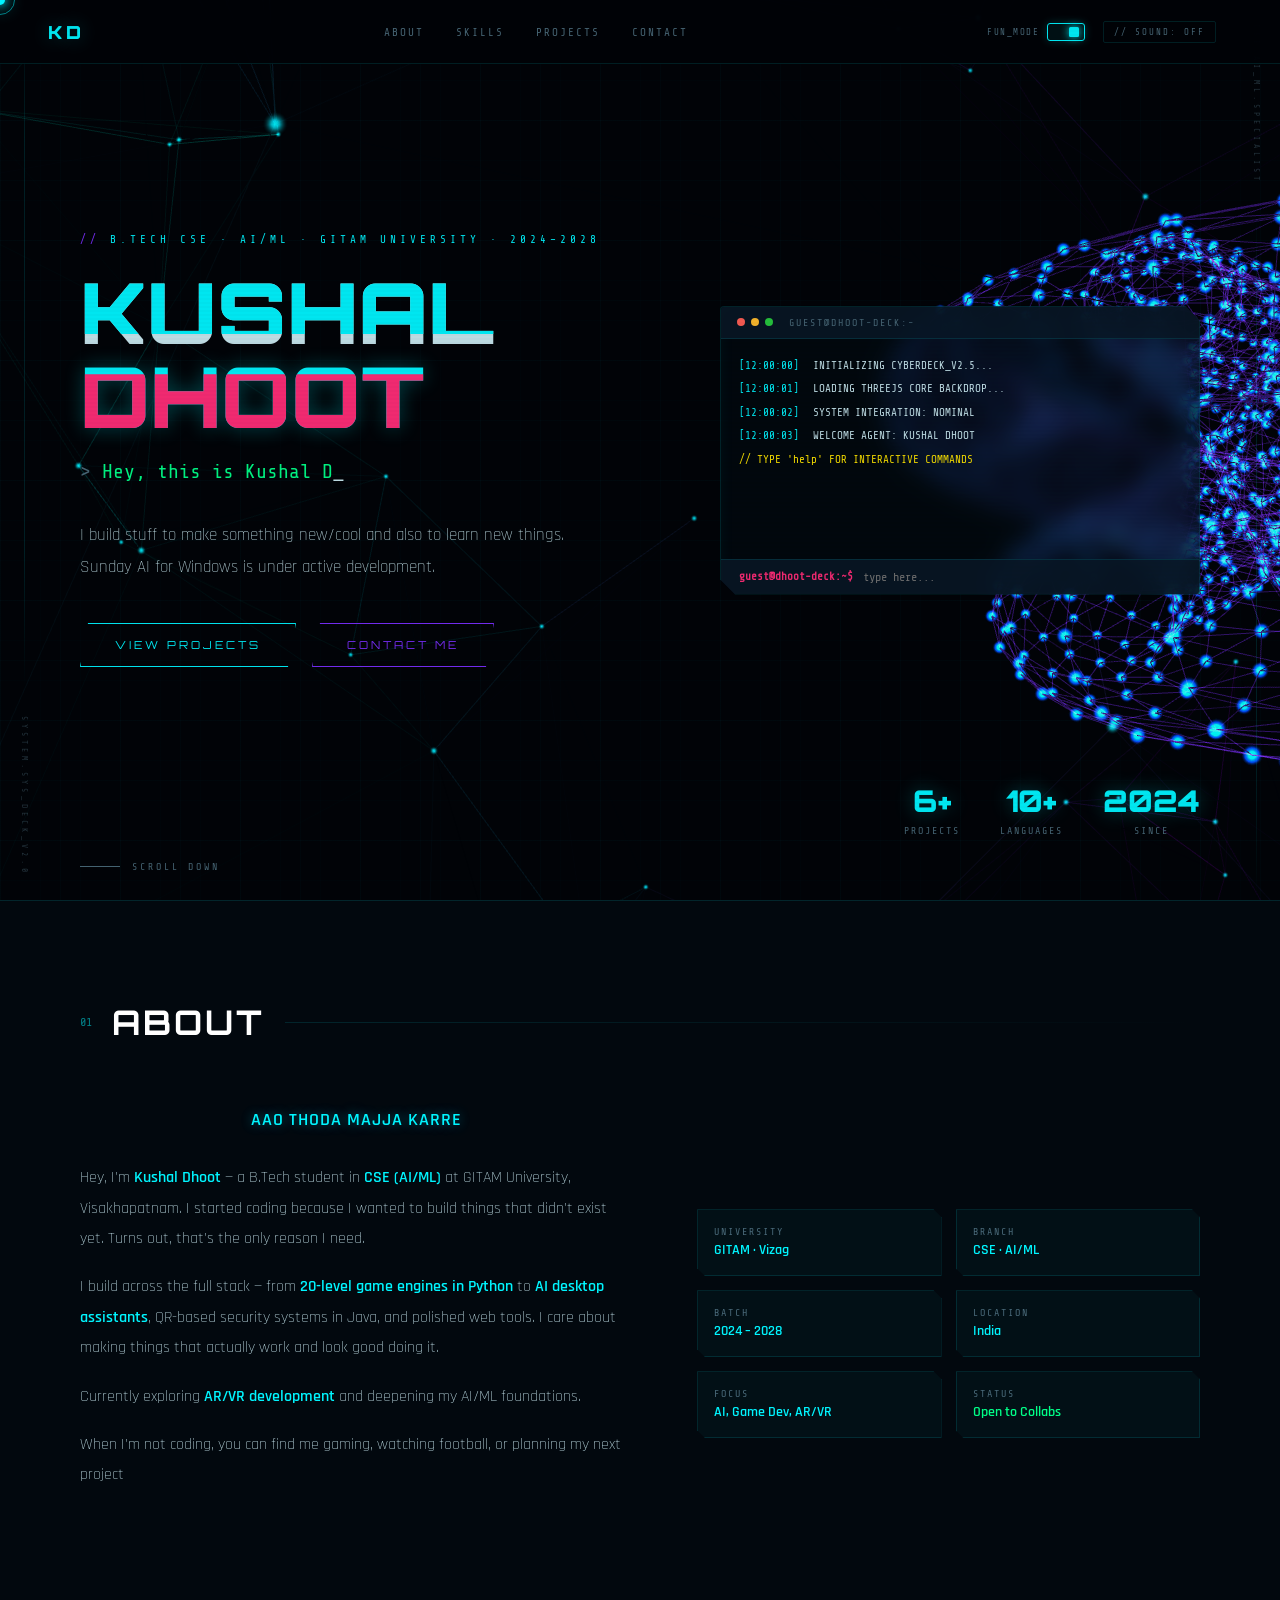
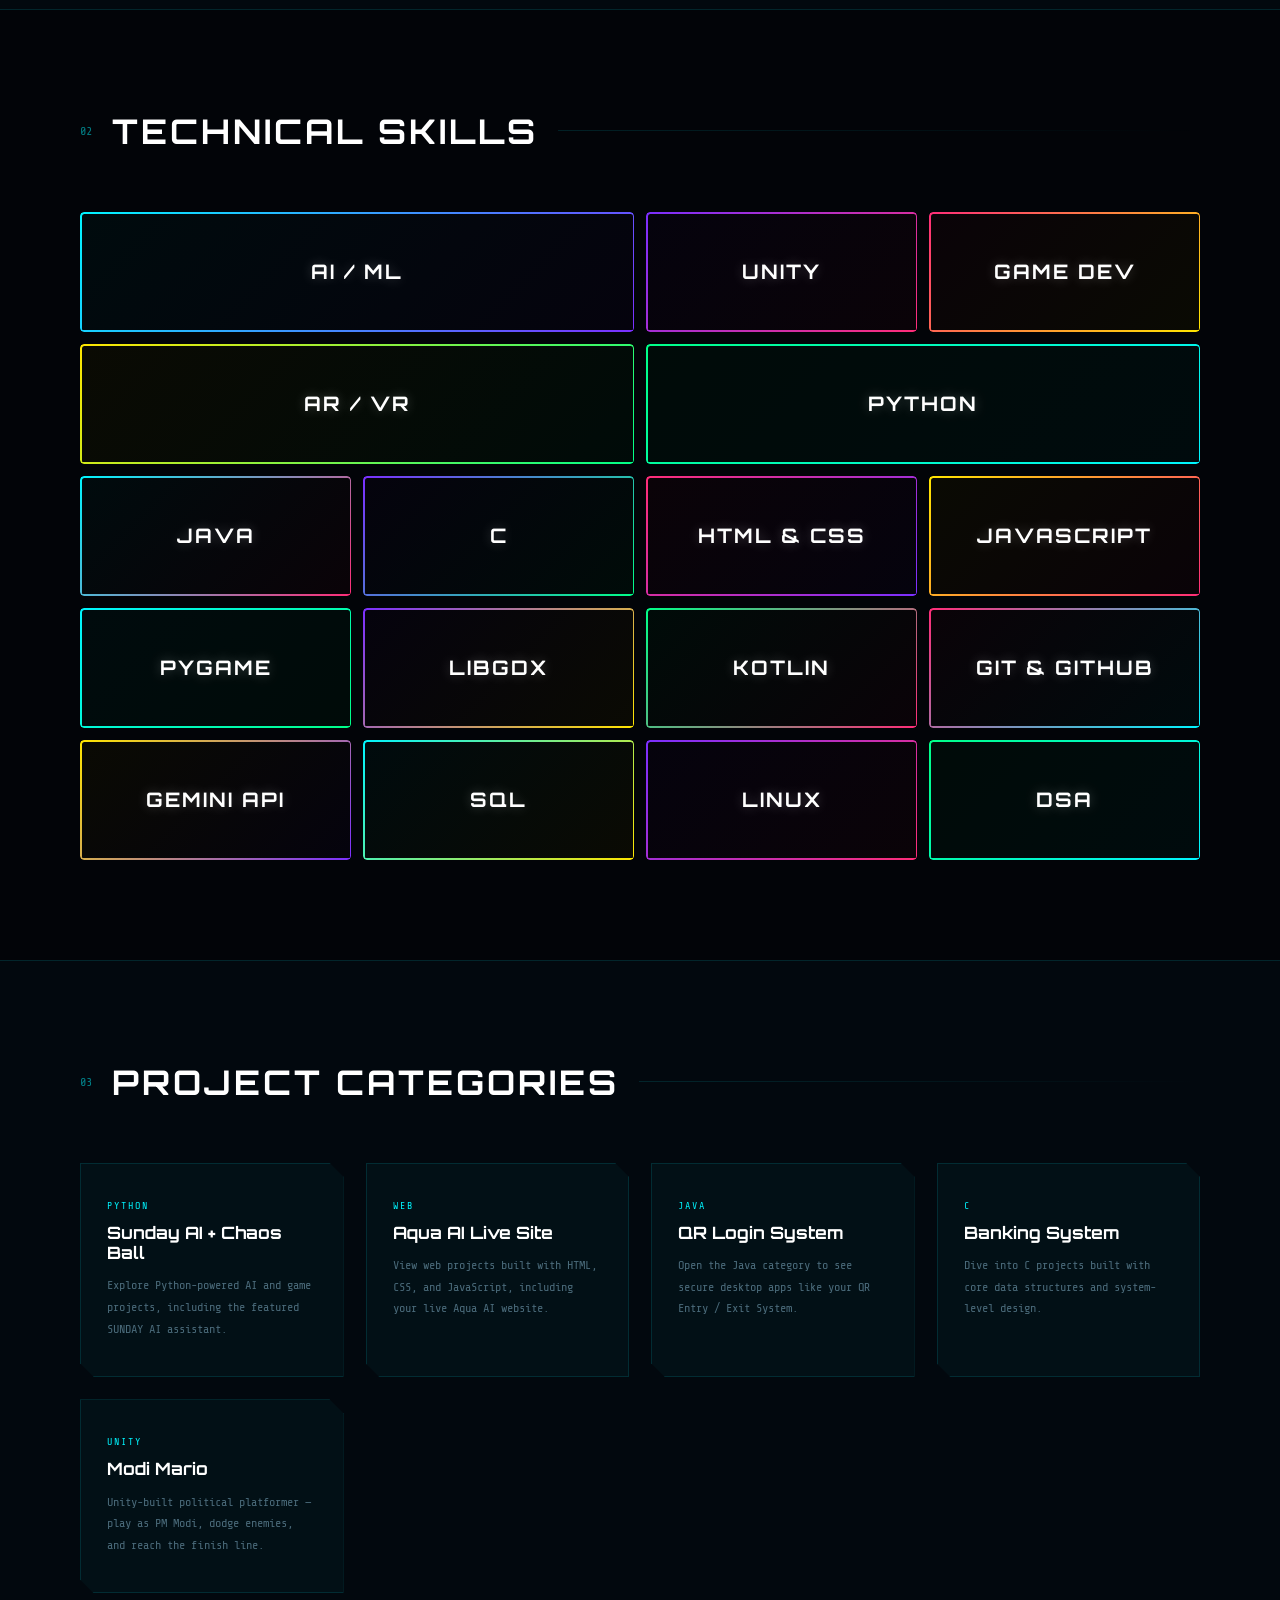
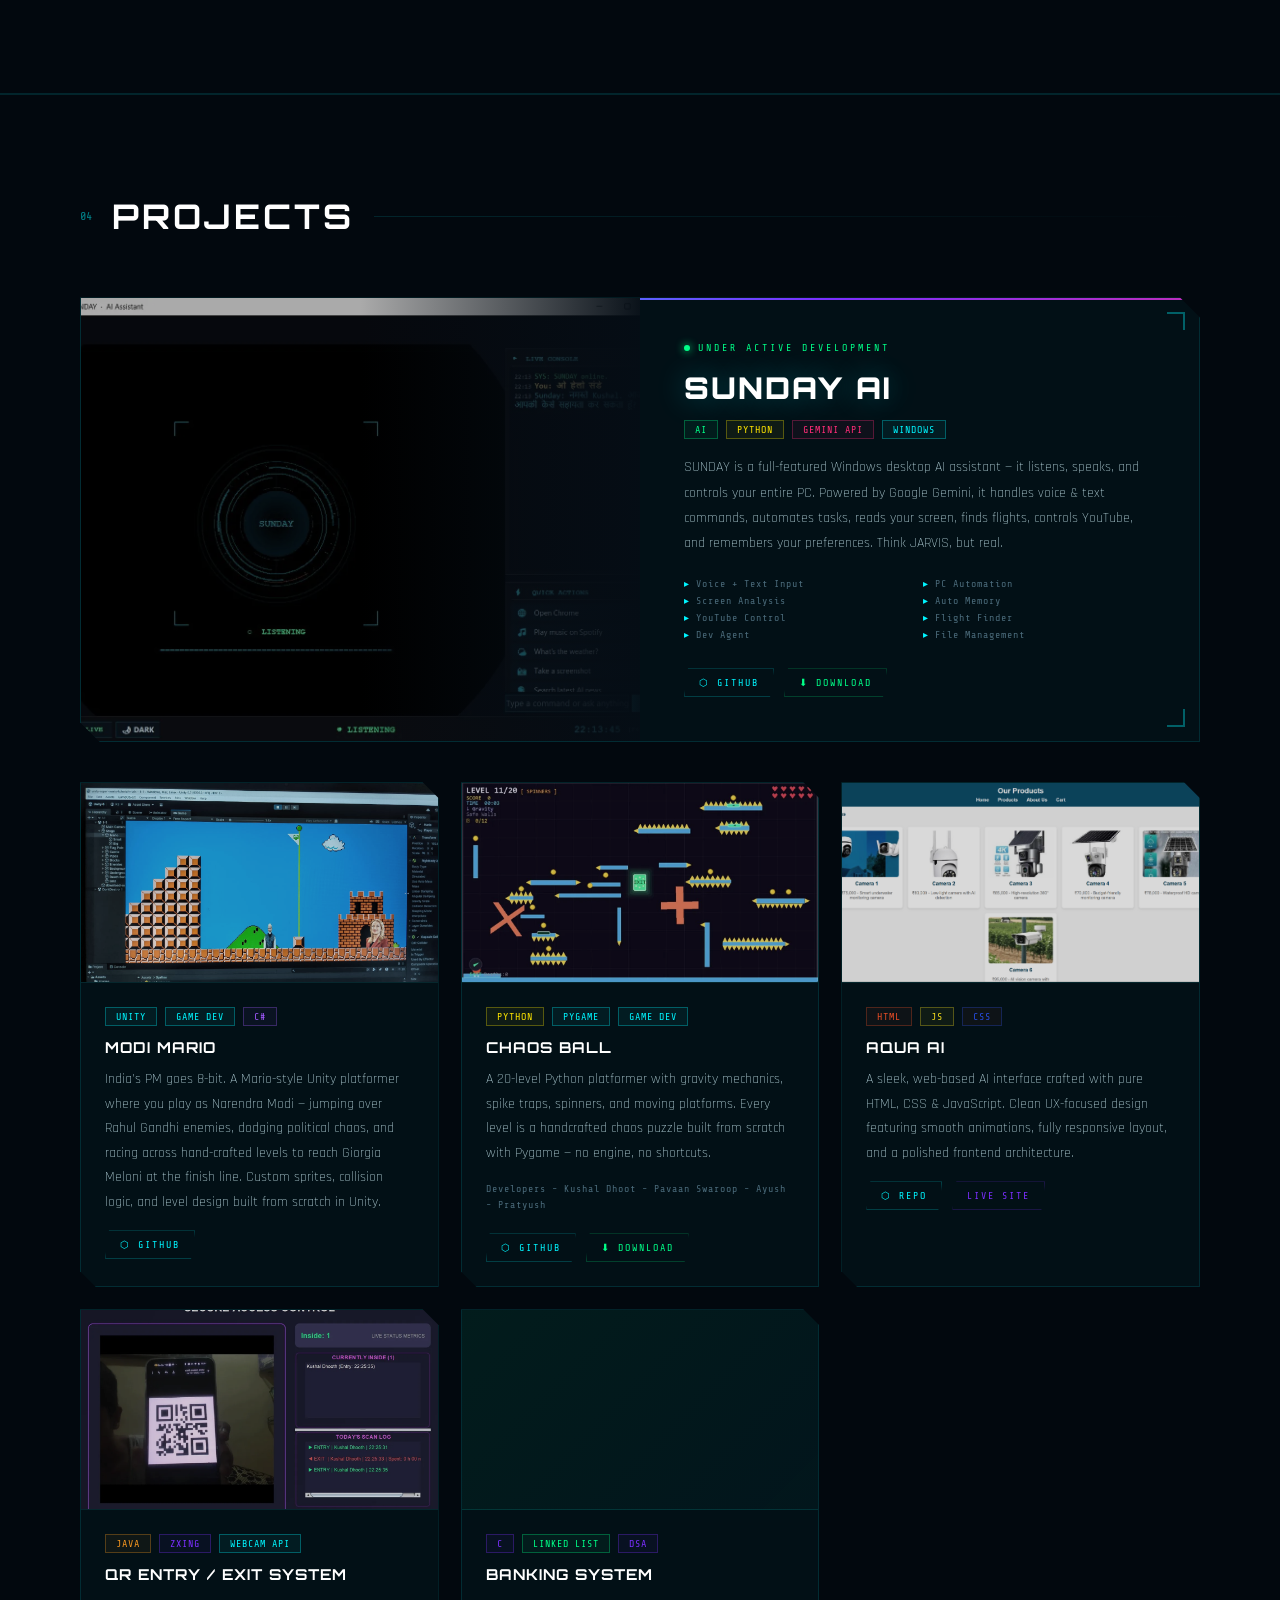
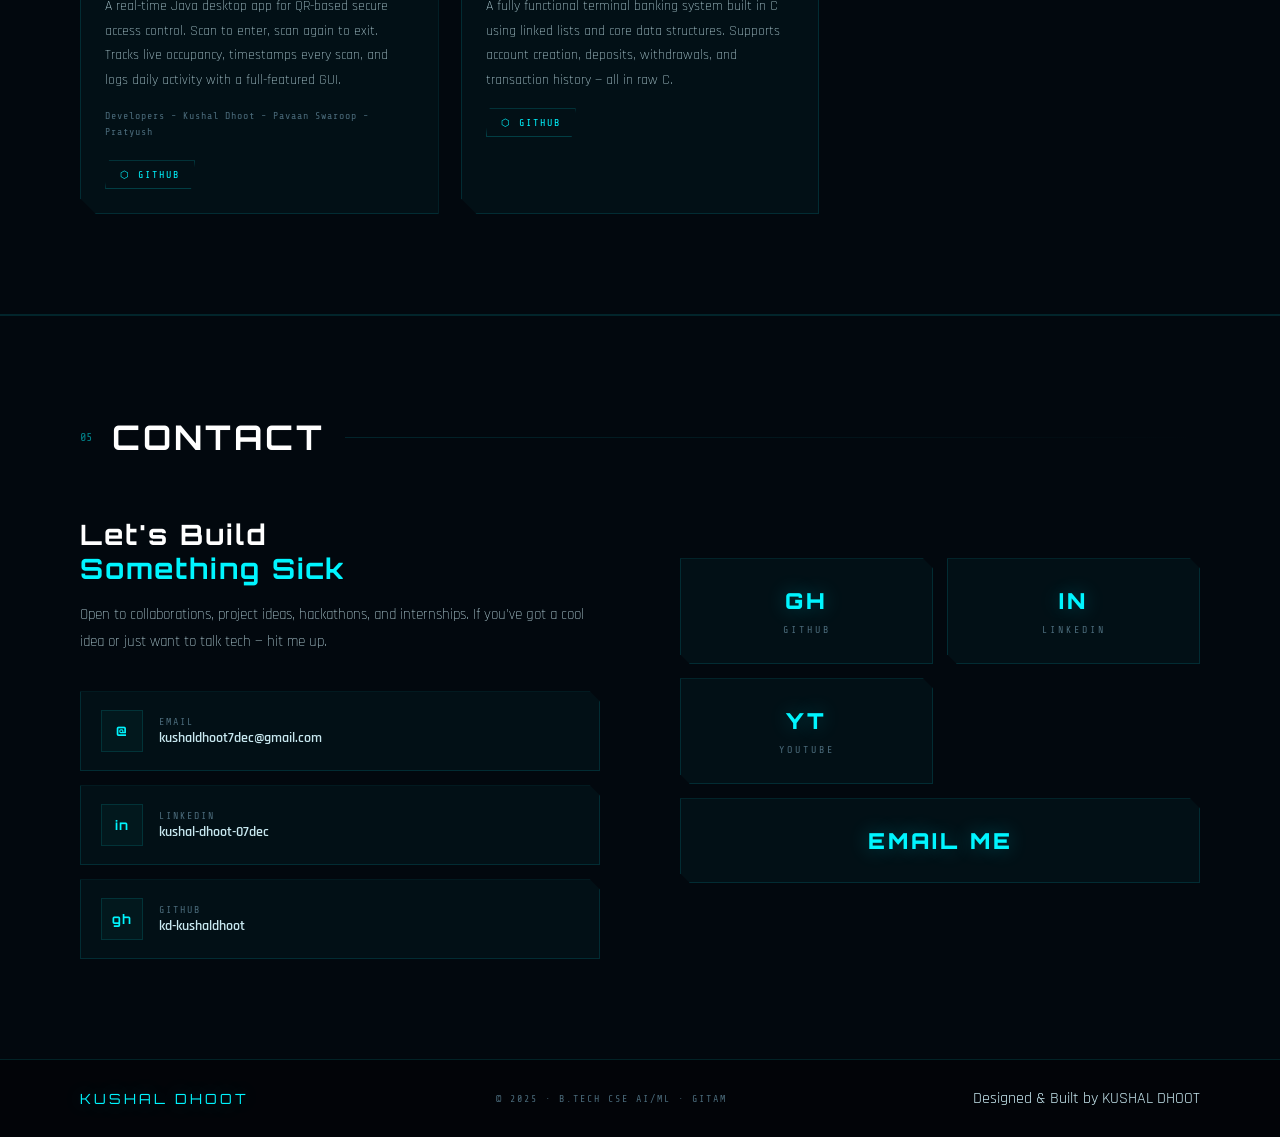
<file: index.html>
<!DOCTYPE html>
<html lang="en">
<head>
<meta charset="UTF-8">
<meta name="viewport" content="width=device-width, initial-scale=1.0">
<title>Kushal Dhoot | Portfolio</title>
<link href="https://fonts.googleapis.com/css2?family=Share+Tech+Mono&family=Orbitron:wght@400;700;900&family=Rajdhani:wght@300;400;600;700&display=swap" rel="stylesheet">
<link rel="stylesheet" href="style.css?v=3.6">
<script>
  window.onerror = function(message, source, lineno, colno, error) {
    const errorMsg = `[JS Error] ${message} at ${source}:${lineno}:${colno}`;
    console.error(errorMsg);
    const errDiv = document.createElement('div');
    errDiv.style.position = 'fixed';
    errDiv.style.bottom = '10px';
    errDiv.style.left = '10px';
    errDiv.style.background = 'rgba(255, 0, 0, 0.9)';
    errDiv.style.color = '#fff';
    errDiv.style.padding = '12px 18px';
    errDiv.style.zIndex = '999999';
    errDiv.style.fontFamily = 'monospace';
    errDiv.style.fontSize = '12px';
    errDiv.style.borderRadius = '4px';
    errDiv.style.border = '1px solid #ff5f56';
    errDiv.style.boxShadow = '0 0 20px rgba(255, 0, 0, 0.4)';
    errDiv.textContent = errorMsg;
    document.body.appendChild(errDiv);
  };
</script>
</head>
<body>

<div id="canvas-container"></div>
<canvas id="matrix-canvas"></canvas>
<div class="cursor" id="cursor"></div>
<div class="cursor-ring" id="cr"></div>

<!-- HUD OVERLAYS -->
<div class="hud-grid-overlay"></div>
<div class="hud-scanlines"></div>

<div class="hud-sidebar-left">
  <div class="hud-line"></div>
  <span class="hud-vertical-text">SYSTEM.SYS_DECK_V2.0</span>
</div>
<div class="hud-sidebar-right">
  <span class="hud-vertical-text">CSE.AI_ML.SPECIALIST</span>
  <div class="hud-line"></div>
</div>

<nav>
  <div class="nav-logo">KD</div>
  <ul class="nav-links">
    <li><a href="#about">About</a></li>
    <li><a href="#skills">Skills</a></li>
    <li><a href="#projects">Projects</a></li>
    <li><a href="#contact">Contact</a></li>
  </ul>
  <div class="nav-hud-controls">
    <div class="hud-toggle-container">
      <span class="hud-toggle-label">FUN_MODE</span>
      <label class="hud-switch">
        <input type="checkbox" id="log-toggle" checked>
        <span class="hud-slider"></span>
      </label>
    </div>
    <button class="hud-audio-btn" id="audio-toggle" title="Toggle audio sound effects">// SOUND: OFF</button>
  </div>
  <button class="nav-hamburger" id="nav-hamburger" aria-label="Menu">
    <span></span><span></span><span></span>
  </button>
</nav>

<div class="mobile-menu" id="mobile-menu">
  <a href="#about">About</a>
  <a href="#skills">Skills</a>
  <a href="#projects">Projects</a>
  <a href="#contact">Contact</a>
</div>

<!-- HERO -->
<section id="hero">
  <div class="hero-grid">
    <div class="hero-content">
      <div class="hero-tag"><span>// </span>B.Tech CSE · AI/ML · GITAM University · 2024–2028</div>
      <h1 class="hero-name" data-text="KUSHAL DHOOT">KUSHAL <span class="accent">DHOOT</span></h1>
      <div class="typewriter-wrap"><span class="prefix">&gt; </span><span id="typewriter"></span><span class="blink">_</span></div>
      <p class="hero-desc">I build stuff to make something new/cool and also to learn new things. Sunday AI for Windows is under active development.</p>
      <div class="hero-btns">
        <a href="#projects" class="btn-primary">View Projects</a>
        <a href="#contact" class="btn-sec">Contact Me</a>
      </div>
    </div>

    <div class="hero-terminal reveal">
      <div class="term-header">
        <span class="term-dot"></span>
        <span class="term-dot"></span>
        <span class="term-dot"></span>
        <span class="term-title">guest@dhoot-deck:~</span>
      </div>
      <div class="term-body" id="term-logs">
        <div class="term-row"><span class="term-time">[12:00:00]</span> INITIALIZING CYBERDECK_V2.5...</div>
        <div class="term-row"><span class="term-time">[12:00:01]</span> LOADING THREEJS CORE BACKDROP...</div>
        <div class="term-row"><span class="term-time">[12:00:02]</span> SYSTEM INTEGRATION: NOMINAL</div>
        <div class="term-row"><span class="term-time">[12:00:03]</span> WELCOME AGENT: KUSHAL DHOOT</div>
        <div class="term-row" style="color:var(--yellow)">// TYPE 'help' FOR INTERACTIVE COMMANDS</div>
      </div>
      <div class="term-input-row">
        <span class="term-prompt">guest@dhoot-deck:~$</span>
        <input type="text" id="term-input" autocomplete="off" placeholder="type here..." />
      </div>
    </div>
  </div>
  <div class="hero-stats">
    <div class="stat"><span class="stat-num">6+</span><span class="stat-label">Projects</span></div>
    <div class="stat"><span class="stat-num">10+</span><span class="stat-label">Languages</span></div>
    <div class="stat"><span class="stat-num">2024</span><span class="stat-label">Since</span></div>
  </div>
  <div class="scroll-ind"><div class="scroll-line"></div>scroll down</div>
</section>

<!-- ABOUT -->
<section id="about">
  <div class="sec-header reveal">
    <span class="sec-num">01</span>
    <h2 class="sec-title">About</h2>
    <div class="sec-line"></div>
  </div>
  <div class="about-grid">
    <div class="about-text reveal">
      <p class="fun-line"><strong>AAO THODA MAJJA KARRE</strong></p>
      <p>Hey, I'm <strong>Kushal Dhoot</strong> — a B.Tech student in <strong>CSE (AI/ML)</strong> at GITAM University, Visakhapatnam. I started coding because I wanted to build things that didn't exist yet. Turns out, that's the only reason I need.</p>
      <p>I build across the full stack — from <strong>20-level game engines in Python</strong> to <strong>AI desktop assistants</strong>, QR-based security systems in Java, and polished web tools. I care about making things that actually work and look good doing it.</p>
      <p>Currently exploring <strong>AR/VR development</strong> and deepening my AI/ML foundations.</p>
      <p>When I'm not coding, you can find me gaming, watching football, or planning my next project</p>
    </div>
    <div class="reveal">
      <div class="about-info">
        <div class="info-item"><div class="info-label">University</div><div class="info-val">GITAM · Vizag</div></div>
        <div class="info-item"><div class="info-label">Branch</div><div class="info-val">CSE · AI/ML</div></div>
        <div class="info-item"><div class="info-label">Batch</div><div class="info-val">2024 – 2028</div></div>
        <div class="info-item"><div class="info-label">Location</div><div class="info-val">India</div></div>
        <div class="info-item"><div class="info-label">Focus</div><div class="info-val">AI, Game Dev, AR/VR</div></div>
        <div class="info-item"><div class="info-label">Status</div><div class="info-val" style="color:var(--green)">Open to Collabs</div></div>
      </div>
    </div>
  </div>
</section>

<!-- SKILLS -->
<section id="skills">
  <div class="sec-header reveal">
    <span class="sec-num">02</span>
    <h2 class="sec-title">Technical Skills</h2>
    <div class="sec-line"></div>
  </div>
  <div class="skills-bento reveal">
    <div class="skill-tile wide"><div class="skill-name">AI / ML</div></div>
    <div class="skill-tile"><div class="skill-name">Unity</div></div>
    <div class="skill-tile"><div class="skill-name">Game Dev</div></div>
    <div class="skill-tile wide"><div class="skill-name">AR / VR</div></div>
    <div class="skill-tile wide"><div class="skill-name">Python</div></div>
    <div class="skill-tile"><div class="skill-name">Java</div></div>
    <div class="skill-tile"><div class="skill-name">C</div></div>
    <div class="skill-tile"><div class="skill-name">HTML &amp; CSS</div></div>
    <div class="skill-tile"><div class="skill-name">JavaScript</div></div>
    <div class="skill-tile"><div class="skill-name">Pygame</div></div>
    <div class="skill-tile"><div class="skill-name">LibGDX</div></div>
    <div class="skill-tile"><div class="skill-name">Kotlin</div></div>
    <div class="skill-tile"><div class="skill-name">Git &amp; GitHub</div></div>
    <div class="skill-tile"><div class="skill-name">Gemini API</div></div>
    <div class="skill-tile"><div class="skill-name">SQL</div></div>
    <div class="skill-tile"><div class="skill-name">Linux</div></div>
    <div class="skill-tile"><div class="skill-name">DSA</div></div>
  </div>
</section>

<!-- PROJECT CATEGORIES -->
<section id="project-categories">
  <div class="sec-header reveal">
    <span class="sec-num">03</span>
    <h2 class="sec-title">Project Categories</h2>
    <div class="sec-line"></div>
  </div>
  <div class="category-grid reveal">
    <a href="projects/python.html" class="category-card">
      <span class="category-tag">Python</span>
      <h3>Sunday AI + Chaos Ball</h3>
      <p>Explore Python-powered AI and game projects, including the featured SUNDAY AI assistant.</p>
    </a>
    <a href="projects/web.html" class="category-card">
      <span class="category-tag">Web</span>
      <h3>Aqua AI Live Site</h3>
      <p>View web projects built with HTML, CSS, and JavaScript, including your live Aqua AI website.</p>
    </a>
    <a href="projects/java.html" class="category-card">
      <span class="category-tag">Java</span>
      <h3>QR Login System</h3>
      <p>Open the Java category to see secure desktop apps like your QR Entry / Exit System.</p>
    </a>
    <a href="projects/c.html" class="category-card">
      <span class="category-tag">C</span>
      <h3>Banking System</h3>
      <p>Dive into C projects built with core data structures and system-level design.</p>
    </a>
    <a href="projects/unity.html" class="category-card">
      <span class="category-tag">Unity</span>
      <h3>Modi Mario</h3>
      <p>Unity-built political platformer — play as PM Modi, dodge enemies, and reach the finish line.</p>
    </a>
  </div>
</section>

<!-- PROJECTS -->
<section id="projects">
  <div class="sec-header reveal">
    <span class="sec-num">04</span>
    <h2 class="sec-title">Projects</h2>
    <div class="sec-line"></div>
  </div>

  <!-- FEATURED: SUNDAY AI -->
  <div class="featured-card reveal">
    <div class="cd cd-tl"></div><div class="cd cd-tr"></div><div class="cd cd-bl"></div><div class="cd cd-br"></div>
    <div class="feat-img-wrap">
      <img src="sunday_ai_screenshot.png" alt="Sunday AI" onerror="this.style.display='none';document.getElementById('feat-fallback').style.display='flex'">
      <div id="feat-fallback" style="display:none;width:100%;height:100%;align-items:center;justify-content:center;font-size:90px;background:linear-gradient(135deg,rgba(0,245,255,0.05),rgba(123,47,255,0.1))"></div>
      <div class="feat-overlay"></div>
    </div>
    <div class="feat-body">
      <div class="feat-badge"><div class="badge-dot"></div>Under Active Development</div>
      <div class="feat-title">SUNDAY AI</div>
      <div class="project-tags" style="margin-bottom:16px">
        <span class="tag tag-ai">AI</span>
        <span class="tag tag-py">Python</span>
        <span class="tag tag-gem">Gemini API</span>
        <span class="tag tag-cx">Windows</span>
      </div>
      <p class="feat-desc">SUNDAY is a full-featured Windows desktop AI assistant — it listens, speaks, and controls your entire PC. Powered by Google Gemini, it handles voice & text commands, automates tasks, reads your screen, finds flights, controls YouTube, and remembers your preferences. Think JARVIS, but real.</p>
      <div class="feat-features">
        <div class="feat-item">Voice + Text Input</div>
        <div class="feat-item">PC Automation</div>
        <div class="feat-item">Screen Analysis</div>
        <div class="feat-item">Auto Memory</div>
        <div class="feat-item">YouTube Control</div>
        <div class="feat-item">Flight Finder</div>
        <div class="feat-item">Dev Agent</div>
        <div class="feat-item">File Management</div>
      </div>
      <div class="project-links">
        <a href="https://github.com/kd-kushaldhoot/ai_assistant" target="_blank" class="proj-link">⬡ GitHub</a>
        <a href="https://github.com/kd-kushaldhoot/ai_assistant/releases" target="_blank" class="proj-link g">⬇ Download</a>
      </div>
    </div>
  </div>

  <div class="projects-grid">
    <!-- MODI MARIO -->
    <div class="project-card reveal">
      <img src="modi.png" alt="Modi Mario" class="project-img" onerror="this.style.display='none';this.nextElementSibling.style.display='flex'">
      <div class="proj-placeholder" style="display:none;background:linear-gradient(135deg,rgba(255,153,0,0.1),rgba(19,136,8,0.07))"></div>
      <div class="project-body">
        <div class="project-tags">
          <span class="tag tag-cx">Unity</span>
          <span class="tag tag-cx">Game Dev</span>
          <span class="tag tag-java" style="color:#a259ff;border-color:rgba(162,89,255,.3);background:rgba(162,89,255,.05)">C#</span>
        </div>
        <div class="project-title">MODI MARIO</div>
        <p class="project-desc">India's PM goes 8-bit. A Mario-style Unity platformer where you play as Narendra Modi — jumping over Rahul Gandhi enemies, dodging political chaos, and racing across hand-crafted levels to reach Giorgia Meloni at the finish line. Custom sprites, collision logic, and level design built from scratch in Unity.</p>
        <div class="project-links">
          <a href="https://github.com/kd-kushaldhoot" target="_blank" class="proj-link">⬡ GitHub</a>
        </div>
      </div>
    </div>

    <!-- CHAOS BALL -->
    <div class="project-card reveal">
      <img src="chaos_ball_screenshot.png" alt="Chaos Ball" class="project-img" onerror="this.style.display='none';this.nextElementSibling.style.display='flex'">
      <div class="proj-placeholder" style="display:none;background:linear-gradient(135deg,rgba(0,245,255,0.05),rgba(123,47,255,0.05))"></div>
      <div class="project-body">
        <div class="project-tags"><span class="tag tag-py">Python</span><span class="tag tag-cx">Pygame</span><span class="tag tag-cx">Game Dev</span></div>
        <div class="project-title">CHAOS BALL</div>
        <p class="project-desc">A 20-level Python platformer with gravity mechanics, spike traps, spinners, and moving platforms. Every level is a handcrafted chaos puzzle built from scratch with Pygame — no engine, no shortcuts.</p>
        <p class="project-dev">Developers - Kushal Dhoot - Pavaan Swaroop - Ayush - Pratyush</p>
        <div class="project-links">
          <a href="https://github.com/pavswap/vibeAhhhGame" target="_blank" class="proj-link">⬡ GitHub</a>
          <a href="https://github.com/pavswap/vibeAhhhGame/releases" target="_blank" class="proj-link g">⬇ Download</a>
        </div>
      </div>
    </div>

    <!-- AQUA AI -->
    <div class="project-card reveal">
      <img src="AQUA_AI.png" alt="AQUA AI" class="project-img" onerror="this.style.display='none';this.nextElementSibling.style.display='flex'">
      <div class="proj-placeholder" style="display:none;background:linear-gradient(135deg,rgba(0,188,212,0.07),rgba(0,245,255,0.03))"></div>
      <div class="project-body">
        <div class="project-tags"><span class="tag tag-web">HTML</span><span class="tag tag-py" style="color:#f7df1e;border-color:rgba(247,223,30,.3)">JS</span><span class="tag tag-web" style="color:#264de4;border-color:rgba(38,77,228,.3)">CSS</span></div>
        <div class="project-title">AQUA AI</div>
        <p class="project-desc">A sleek, web-based AI interface crafted with pure HTML, CSS & JavaScript. Clean UX-focused design featuring smooth animations, fully responsive layout, and a polished frontend architecture.</p>
        <div class="project-links">
          <a href="https://github.com/kd071206/AQUA_AI" target="_blank" class="proj-link">⬡ Repo</a>
          <a href="https://kd071206.github.io/AQUA_AI-/" target="_blank" class="proj-link v">Live Site</a>
        </div>
      </div>
    </div>

    <!-- QR LOGIN -->
    <div class="project-card reveal">
      <img src="qr_system_screenshot.png" alt="QR System" class="project-img" onerror="this.style.display='none';this.nextElementSibling.style.display='flex'">
      <div class="proj-placeholder" style="display:none;background:linear-gradient(135deg,rgba(123,47,255,0.07),rgba(255,45,120,0.03))"></div>
      <div class="project-body">
        <div class="project-tags"><span class="tag tag-java">Java</span><span class="tag tag-c">ZXing</span><span class="tag tag-cx">Webcam API</span></div>
        <div class="project-title">QR ENTRY / EXIT SYSTEM</div>
        <p class="project-desc">A real-time Java desktop app for QR-based secure access control. Scan to enter, scan again to exit. Tracks live occupancy, timestamps every scan, and logs daily activity with a full-featured GUI.</p>
        <p class="project-dev">Developers - Kushal Dhoot - Pavaan Swaroop - Pratyush</p>
        <div class="project-links">
          <a href="https://github.com/kd-kushaldhoot/QR-ENTERY-EXIR-SYSTEM/tree/main" target="_blank" class="proj-link">⬡ GitHub</a>
        </div>
      </div>
    </div>

    <!-- BANKING SYSTEM -->
    <div class="project-card reveal">
      <div class="proj-placeholder" style="background:linear-gradient(135deg,rgba(0,255,136,0.05),rgba(0,188,212,0.03))"></div>
      <div class="project-body">
        <div class="project-tags"><span class="tag tag-c">C</span><span class="tag tag-ai" style="color:var(--green);border-color:rgba(0,255,136,.3)">Linked List</span><span class="tag tag-c">DSA</span></div>
        <div class="project-title">BANKING SYSTEM</div>
        <p class="project-desc">A fully functional terminal banking system built in C using linked lists and core data structures. Supports account creation, deposits, withdrawals, and transaction history — all in raw C.</p>
        <div class="project-links">
          <a href="https://github.com/kd-kushaldhoot" target="_blank" class="proj-link">⬡ GitHub</a>
        </div>
      </div>
    </div>
  </div>
</section>

<!-- CONTACT -->
<section id="contact">
  <div class="sec-header reveal">
    <span class="sec-num">05</span>
    <h2 class="sec-title">Contact</h2>
    <div class="sec-line"></div>
  </div>
  <div class="contact-wrap">
    <div class="contact-left reveal">
      <h3>Let's Build<br><span>Something Sick</span></h3>
      <p>Open to collaborations, project ideas, hackathons, and internships. If you've got a cool idea or just want to talk tech — hit me up.</p>
      <div class="contact-items">
        <a href="mailto:kushaldhoot7dec@gmail.com" class="contact-item">
          <div class="contact-icon">@</div>
          <div><div class="ci-label">Email</div><div class="ci-val">kushaldhoot7dec@gmail.com</div></div>
        </a>
        <a href="https://www.linkedin.com/in/kushal-dhoot-07dec" target="_blank" class="contact-item">
          <div class="contact-icon">in</div>
          <div><div class="ci-label">LinkedIn</div><div class="ci-val">kushal-dhoot-07dec</div></div>
        </a>
        <a href="https://github.com/kd-kushaldhoot" target="_blank" class="contact-item">
          <div class="contact-icon">gh</div>
          <div><div class="ci-label">GitHub</div><div class="ci-val">kd-kushaldhoot</div></div>
        </a>
      </div>
    </div>
    <div class="reveal">
      <div class="socials-grid">
        <a href="https://github.com/kd-kushaldhoot" target="_blank" class="social-card gh">
          <span class="s-icon-text">GH</span><span class="s-label">GitHub</span>
        </a>
        <a href="https://www.linkedin.com/in/kushal-dhoot-07dec" target="_blank" class="social-card li">
          <span class="s-icon-text">IN</span><span class="s-label">LinkedIn</span>
        </a>
        <a href="https://www.youtube.com/channel/UC8zRjKlsGAbe4zjJJ2AUpig" target="_blank" class="social-card yt">
          <span class="s-icon-text">YT</span><span class="s-label">YouTube</span>
        </a>
        <a href="mailto:kushaldhoot7dec@gmail.com" class="social-card em">
          <span class="s-icon-text">EMAIL ME</span>
        </a>
      </div>
    </div>
  </div>
</section>

<footer>
  <div class="footer-logo">KUSHAL DHOOT</div>
  <div class="footer-copy">© 2025 · B.TECH CSE AI/ML · GITAM</div>
  <div class="footer-design">Designed & Built by KUSHAL DHOOT</div>
</footer>

<!-- CHROMACKEY MEME PLAYER ELEMENTS -->
<video id="meme-video" style="display:none;" playsinline loop></video>
<canvas id="meme-canvas" style="position:fixed;top:50%;left:50%;transform:translate(-50%,-50%);z-index:9999;pointer-events:none;max-width:80vw;max-height:80vh;display:none;filter:drop-shadow(0 0 30px rgba(0,245,255,0.4));"></canvas>

<script src="three.min.js"></script>
<script src="three-bg.js?v=3.6"></script>
<script src="script.js?v=3.6"></script>
</body>
</html>
</file>
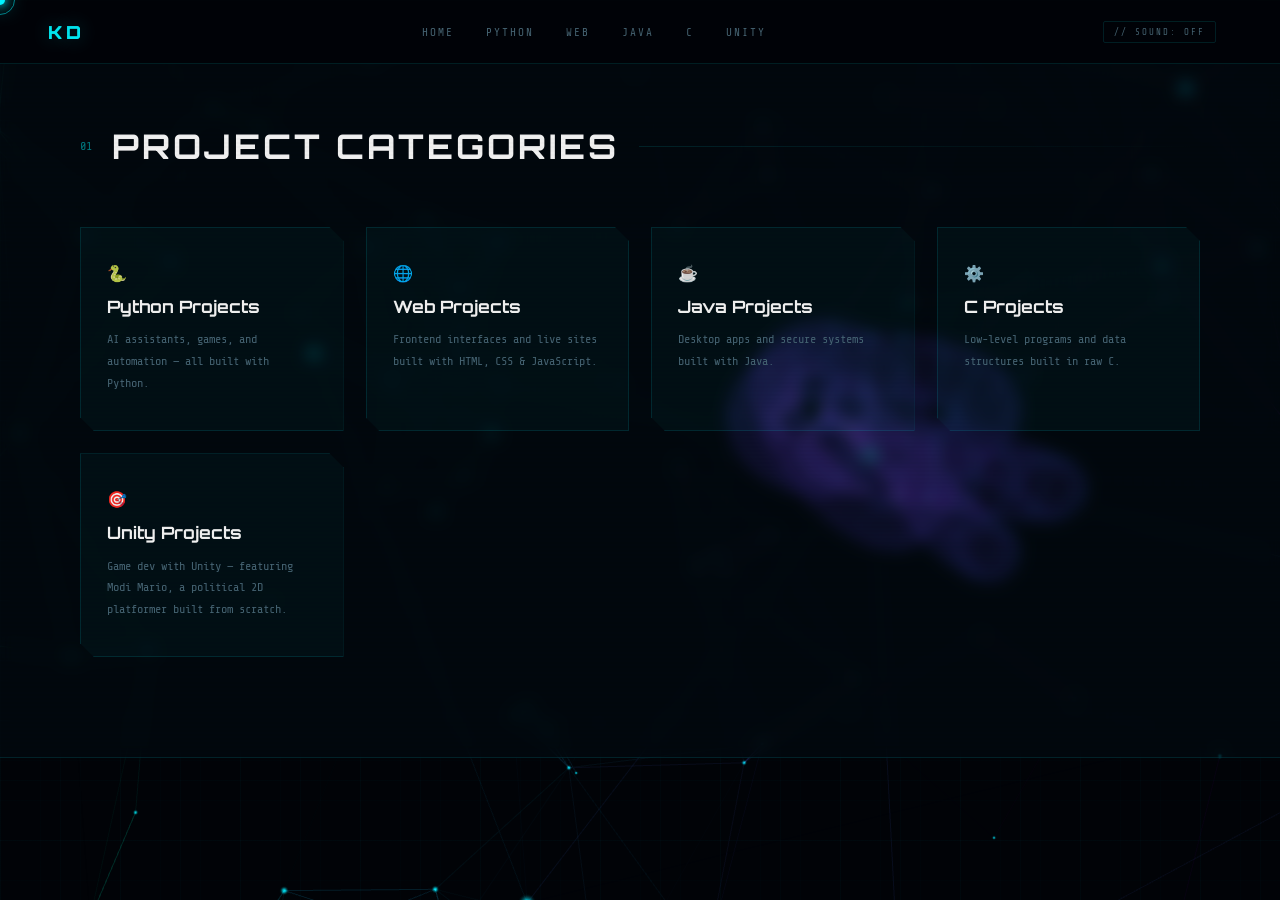
<file: projects/index.html>
<!DOCTYPE html>
<html lang="en">
<head>
<meta charset="UTF-8">
<meta name="viewport" content="width=device-width, initial-scale=1.0">
<title>Kushal Dhoot | Project Categories</title>
<link href="https://fonts.googleapis.com/css2?family=Share+Tech+Mono&family=Orbitron:wght@400;700;900&family=Rajdhani:wght@300;400;600;700&display=swap" rel="stylesheet">
<link rel="stylesheet" href="../style.css?v=3.6">
</head>
<body>

<div id="canvas-container"></div>
<div class="cursor" id="cursor"></div>
<div class="cursor-ring" id="cr"></div>

<!-- HUD OVERLAYS -->
<div class="hud-scanlines"></div>
<div class="hud-grid-overlay"></div>

<nav>
  <div class="nav-logo">KD</div>
  <ul class="nav-links">
    <li><a href="../index.html">Home</a></li>
    <li><a href="python.html">Python</a></li>
    <li><a href="web.html">Web</a></li>
    <li><a href="java.html">Java</a></li>
    <li><a href="c.html">C</a></li>
    <li><a href="unity.html">Unity</a></li>
  </ul>
  <div class="nav-hud-controls">
    <button class="hud-audio-btn" id="audio-toggle" title="Toggle audio sound effects">// SOUND: OFF</button>
  </div>
  <button class="nav-hamburger" id="nav-hamburger" aria-label="Open menu">
    <span></span><span></span><span></span>
  </button>
</nav>
<div class="mobile-menu" id="mobile-menu">
  <a href="../index.html">Home</a>
  <a href="python.html">Python</a>
  <a href="web.html">Web</a>
  <a href="java.html">Java</a>
  <a href="c.html">C</a>
  <a href="unity.html">Unity</a>
</div>
<section id="project-categories">
  <div class="sec-header reveal">
    <span class="sec-num">01</span>
    <h2 class="sec-title">Project Categories</h2>
    <div class="sec-line"></div>
  </div>
  <div class="category-grid reveal">
    <a href="python.html" class="category-card">
      <span class="category-icon">🐍</span>
      <h3>Python Projects</h3>
      <p>AI assistants, games, and automation — all built with Python.</p>
    </a>
    <a href="web.html" class="category-card">
      <span class="category-icon">🌐</span>
      <h3>Web Projects</h3>
      <p>Frontend interfaces and live sites built with HTML, CSS & JavaScript.</p>
    </a>
    <a href="java.html" class="category-card">
      <span class="category-icon">☕</span>
      <h3>Java Projects</h3>
      <p>Desktop apps and secure systems built with Java.</p>
    </a>
    <a href="c.html" class="category-card">
      <span class="category-icon">⚙️</span>
      <h3>C Projects</h3>
      <p>Low-level programs and data structures built in raw C.</p>
    </a>
    <a href="unity.html" class="category-card">
      <span class="category-icon">🎯</span>
      <h3>Unity Projects</h3>
      <p>Game dev with Unity — featuring Modi Mario, a political 2D platformer built from scratch.</p>
    </a>
  </div>
</section>
<script src="../three.min.js"></script>
<script src="../three-bg.js?v=3.6"></script>
<script src="../script.js?v=3.6"></script>
</body>
</html>
</file>
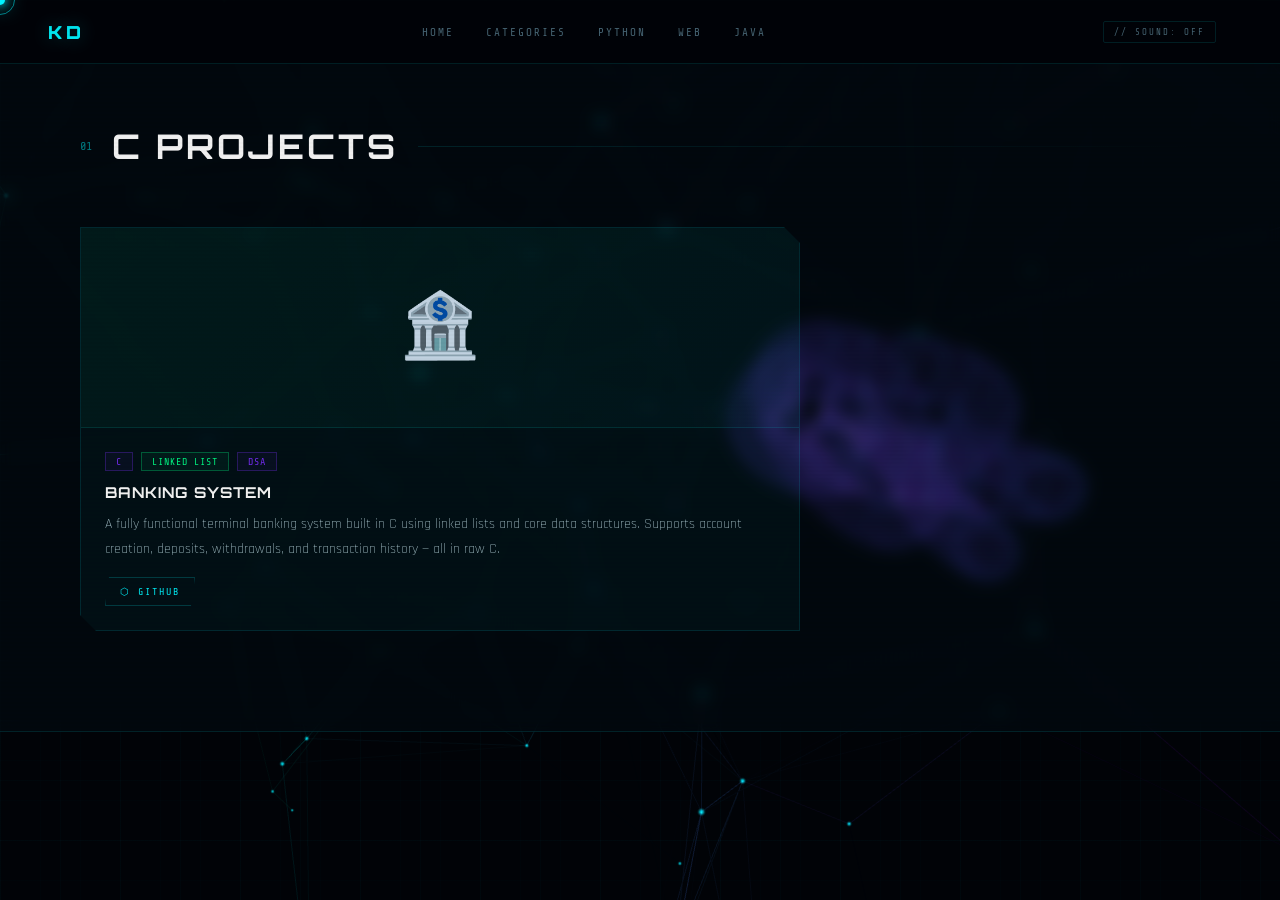
<file: projects/c.html>
<!DOCTYPE html>
<html lang="en">
<head>
<meta charset="UTF-8">
<meta name="viewport" content="width=device-width, initial-scale=1.0">
<title>Kushal Dhoot | C Projects</title>
<link href="https://fonts.googleapis.com/css2?family=Share+Tech+Mono&family=Orbitron:wght@400;700;900&family=Rajdhani:wght@300;400;600;700&display=swap" rel="stylesheet">
<link rel="stylesheet" href="../style.css?v=3.6">
</head>
<body>

<div id="canvas-container"></div>
<div class="cursor" id="cursor"></div>
<div class="cursor-ring" id="cr"></div>

<!-- HUD OVERLAYS -->
<div class="hud-scanlines"></div>
<div class="hud-grid-overlay"></div>

<nav>
  <div class="nav-logo">KD</div>
  <ul class="nav-links">
    <li><a href="../index.html">Home</a></li>
    <li><a href="index.html">Categories</a></li>
    <li><a href="python.html">Python</a></li>
    <li><a href="web.html">Web</a></li>
    <li><a href="java.html">Java</a></li>
  </ul>
  <div class="nav-hud-controls">
    <button class="hud-audio-btn" id="audio-toggle" title="Toggle audio sound effects">// SOUND: OFF</button>
  </div>
  <button class="nav-hamburger" id="nav-hamburger" aria-label="Open menu">
    <span></span><span></span><span></span>
  </button>
</nav>
<div class="mobile-menu" id="mobile-menu">
  <a href="../index.html">Home</a>
  <a href="index.html">Categories</a>
  <a href="python.html">Python</a>
  <a href="web.html">Web</a>
  <a href="java.html">Java</a>
</div>
<section id="projects">
  <div class="sec-header reveal">
    <span class="sec-num">01</span>
    <h2 class="sec-title">C Projects</h2>
    <div class="sec-line"></div>
  </div>
  <div class="project-card reveal">
    <div class="proj-placeholder" style="background:linear-gradient(135deg,rgba(0,255,136,0.05),rgba(0,188,212,0.03))">🏦</div>
    <div class="project-body">
      <div class="project-tags"><span class="tag tag-c">C</span><span class="tag tag-ai" style="color:var(--green);border-color:rgba(0,255,136,.3)">Linked List</span><span class="tag tag-c">DSA</span></div>
      <div class="project-title">BANKING SYSTEM</div>
      <p class="project-desc">A fully functional terminal banking system built in C using linked lists and core data structures. Supports account creation, deposits, withdrawals, and transaction history — all in raw C.</p>
      <div class="project-links">
        <a href="https://github.com/kd-kushaldhoot" target="_blank" class="proj-link">⬡ GitHub</a>
      </div>
    </div>
  </div>
</section>
<script src="../three.min.js"></script>
<script src="../three-bg.js?v=3.6"></script>
<script src="../script.js?v=3.6"></script>
</body>
</html>
</file>
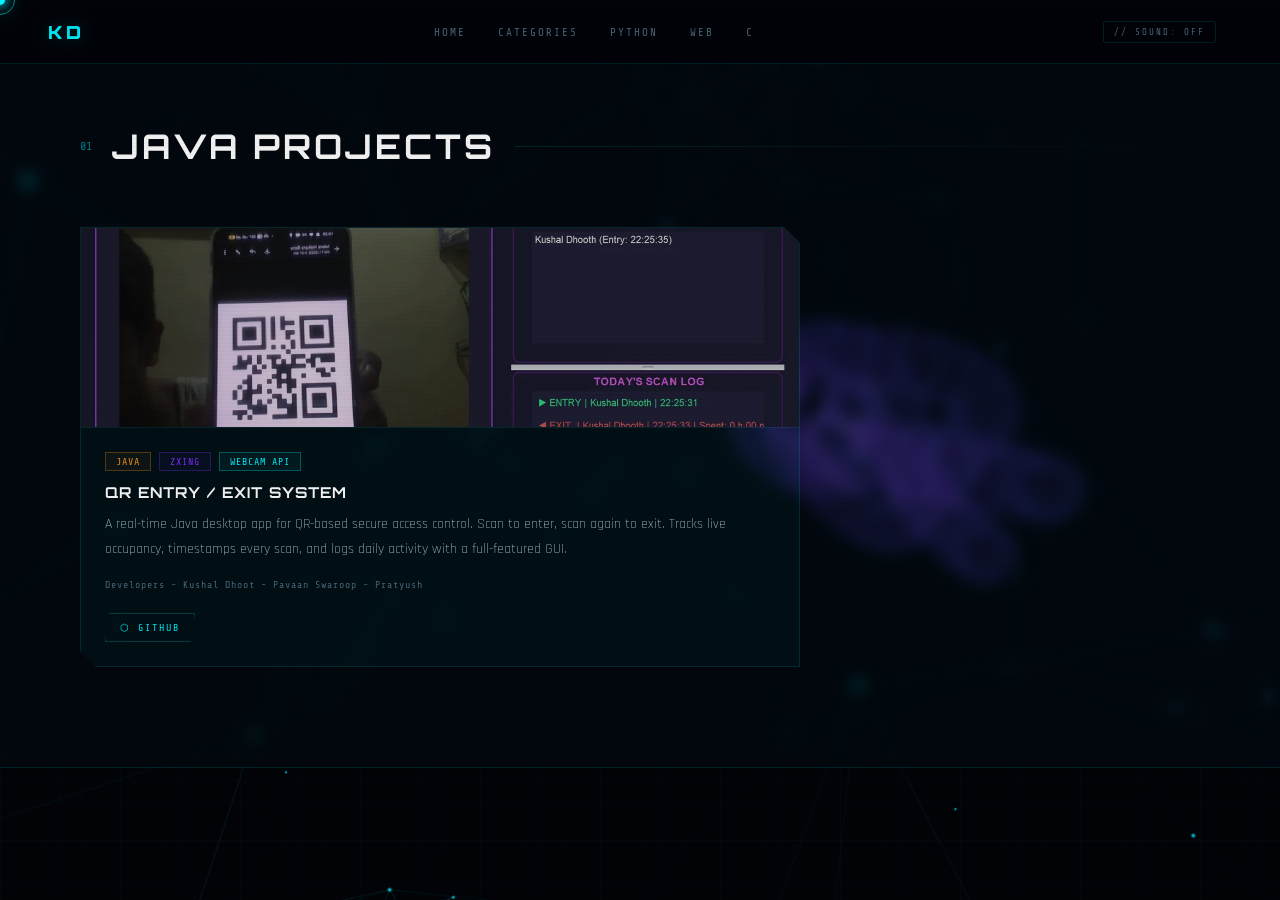
<file: projects/java.html>
<!DOCTYPE html>
<html lang="en">
<head>
<meta charset="UTF-8">
<meta name="viewport" content="width=device-width, initial-scale=1.0">
<title>Kushal Dhoot | Java Projects</title>
<link href="https://fonts.googleapis.com/css2?family=Share+Tech+Mono&family=Orbitron:wght@400;700;900&family=Rajdhani:wght@300;400;600;700&display=swap" rel="stylesheet">
<link rel="stylesheet" href="../style.css?v=3.6">
</head>
<body>

<div id="canvas-container"></div>
<div class="cursor" id="cursor"></div>
<div class="cursor-ring" id="cr"></div>

<!-- HUD OVERLAYS -->
<div class="hud-scanlines"></div>
<div class="hud-grid-overlay"></div>

<nav>
  <div class="nav-logo">KD</div>
  <ul class="nav-links">
    <li><a href="../index.html">Home</a></li>
    <li><a href="index.html">Categories</a></li>
    <li><a href="python.html">Python</a></li>
    <li><a href="web.html">Web</a></li>
    <li><a href="c.html">C</a></li>
  </ul>
  <div class="nav-hud-controls">
    <button class="hud-audio-btn" id="audio-toggle" title="Toggle audio sound effects">// SOUND: OFF</button>
  </div>
  <button class="nav-hamburger" id="nav-hamburger" aria-label="Open menu">
    <span></span><span></span><span></span>
  </button>
</nav>
<div class="mobile-menu" id="mobile-menu">
  <a href="../index.html">Home</a>
  <a href="index.html">Categories</a>
  <a href="python.html">Python</a>
  <a href="web.html">Web</a>
  <a href="c.html">C</a>
</div>
<section id="projects">
  <div class="sec-header reveal">
    <span class="sec-num">01</span>
    <h2 class="sec-title">Java Projects</h2>
    <div class="sec-line"></div>
  </div>
  <div class="project-card reveal">
    <img src="../qr_system_screenshot.png" alt="QR System" class="project-img" onerror="this.style.display='none';this.nextElementSibling.style.display='flex'">
    <div class="proj-placeholder" style="display:none;background:linear-gradient(135deg,rgba(123,47,255,0.07),rgba(255,45,120,0.03))">📲</div>
    <div class="project-body">
      <div class="project-tags"><span class="tag tag-java">Java</span><span class="tag tag-c">ZXing</span><span class="tag tag-cx">Webcam API</span></div>
      <div class="project-title">QR ENTRY / EXIT SYSTEM</div>
      <p class="project-desc">A real-time Java desktop app for QR-based secure access control. Scan to enter, scan again to exit. Tracks live occupancy, timestamps every scan, and logs daily activity with a full-featured GUI.</p>
      <p class="project-dev">Developers - Kushal Dhoot - Pavaan Swaroop - Pratyush</p>
      <div class="project-links">
        <a href="https://github.com/kd-kushaldhoot/QR-ENTERY-EXIR-SYSTEM/tree/main" target="_blank" class="proj-link">⬡ GitHub</a>
      </div>
    </div>
  </div>
</section>
<script src="../three.min.js"></script>
<script src="../three-bg.js?v=3.6"></script>
<script src="../script.js?v=3.6"></script>
</body>
</html>
</file>
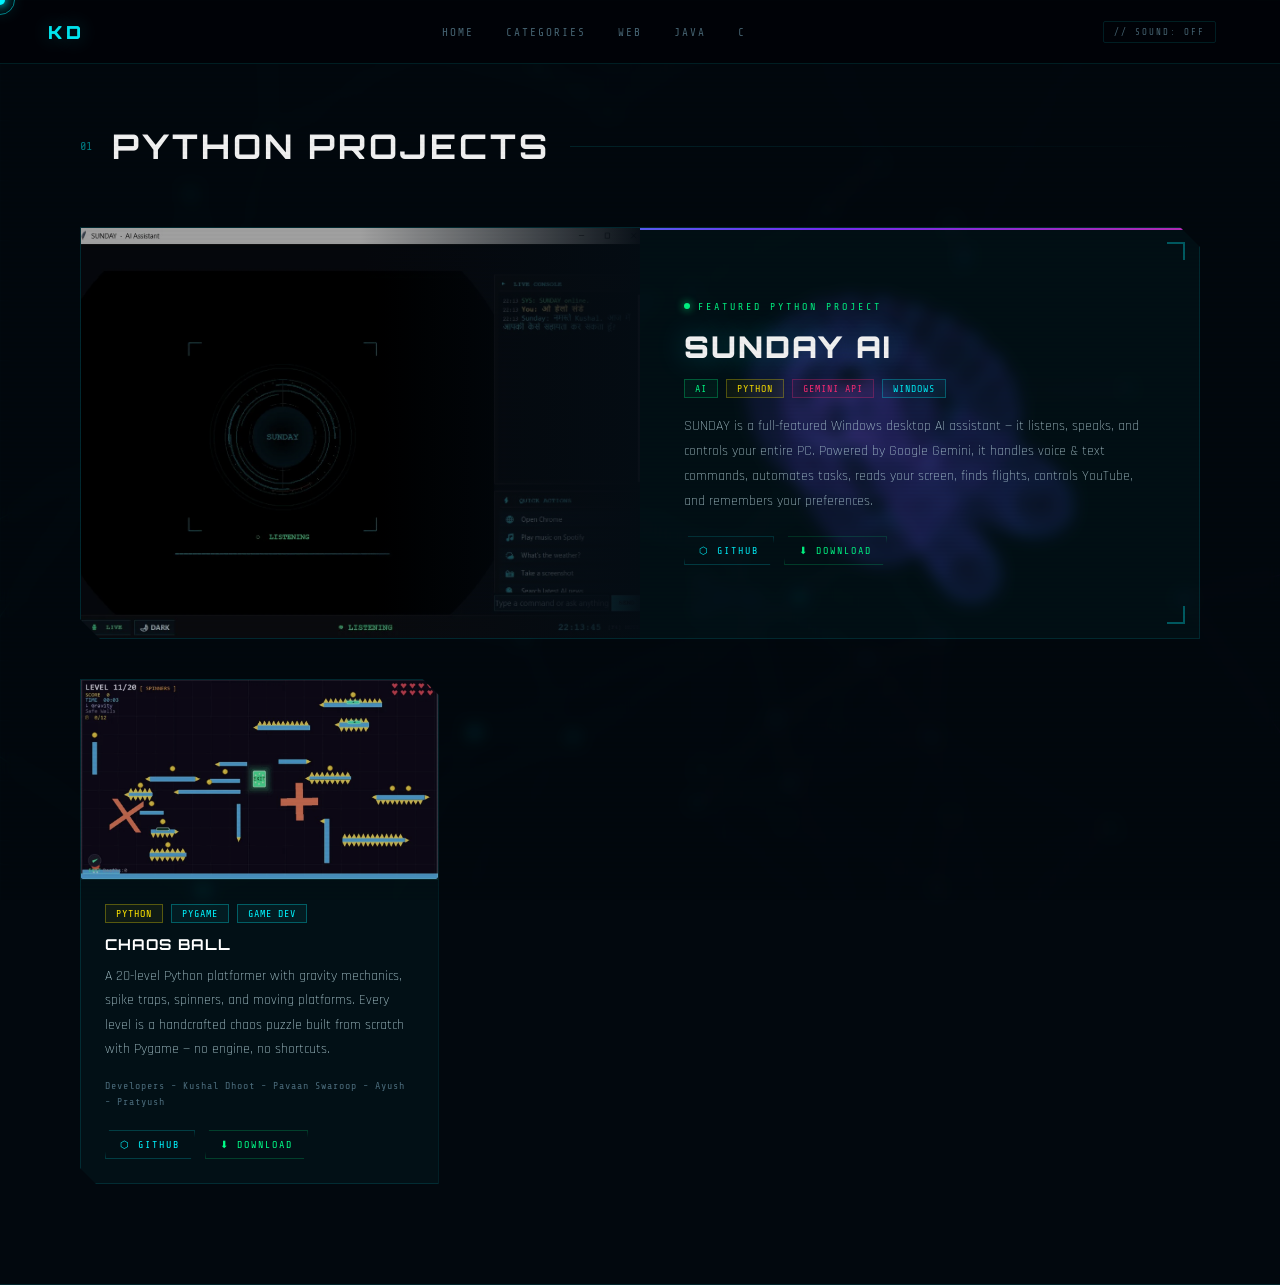
<file: projects/python.html>
<!DOCTYPE html>
<html lang="en">
<head>
<meta charset="UTF-8">
<meta name="viewport" content="width=device-width, initial-scale=1.0">
<title>Kushal Dhoot | Python Projects</title>
<link href="https://fonts.googleapis.com/css2?family=Share+Tech+Mono&family=Orbitron:wght@400;700;900&family=Rajdhani:wght@300;400;600;700&display=swap" rel="stylesheet">
<link rel="stylesheet" href="../style.css?v=3.6">
</head>
<body>

<div id="canvas-container"></div>
<div class="cursor" id="cursor"></div>
<div class="cursor-ring" id="cr"></div>

<!-- HUD OVERLAYS -->
<div class="hud-scanlines"></div>
<div class="hud-grid-overlay"></div>

<nav>
  <div class="nav-logo">KD</div>
  <ul class="nav-links">
    <li><a href="../index.html">Home</a></li>
    <li><a href="index.html">Categories</a></li>
    <li><a href="web.html">Web</a></li>
    <li><a href="java.html">Java</a></li>
    <li><a href="c.html">C</a></li>
  </ul>
  <div class="nav-hud-controls">
    <button class="hud-audio-btn" id="audio-toggle" title="Toggle audio sound effects">// SOUND: OFF</button>
  </div>
  <button class="nav-hamburger" id="nav-hamburger" aria-label="Open menu">
    <span></span><span></span><span></span>
  </button>
</nav>
<div class="mobile-menu" id="mobile-menu">
  <a href="../index.html">Home</a>
  <a href="index.html">Categories</a>
  <a href="web.html">Web</a>
  <a href="java.html">Java</a>
  <a href="c.html">C</a>
</div>
<section id="projects">
  <div class="sec-header reveal">
    <span class="sec-num">01</span>
    <h2 class="sec-title">Python Projects</h2>
    <div class="sec-line"></div>
  </div>
  <div class="featured-card reveal">
    <div class="cd cd-tl"></div><div class="cd cd-tr"></div><div class="cd cd-bl"></div><div class="cd cd-br"></div>
    <div class="feat-img-wrap">
      <img src="../sunday_ai_screenshot.png" alt="Sunday AI" onerror="this.style.display='none';document.getElementById('feat-fallback').style.display='flex'">
      <div id="feat-fallback" style="display:none;width:100%;height:100%;align-items:center;justify-content:center;font-size:90px;background:linear-gradient(135deg,rgba(0,245,255,0.05),rgba(123,47,255,0.1))">🤖</div>
      <div class="feat-overlay"></div>
    </div>
    <div class="feat-body">
      <div class="feat-badge"><div class="badge-dot"></div>Featured Python Project</div>
      <div class="feat-title">SUNDAY AI</div>
      <div class="project-tags" style="margin-bottom:16px">
        <span class="tag tag-ai">AI</span>
        <span class="tag tag-py">Python</span>
        <span class="tag tag-gem">Gemini API</span>
        <span class="tag tag-cx">Windows</span>
      </div>
      <p class="feat-desc">SUNDAY is a full-featured Windows desktop AI assistant — it listens, speaks, and controls your entire PC. Powered by Google Gemini, it handles voice & text commands, automates tasks, reads your screen, finds flights, controls YouTube, and remembers your preferences.</p>
      <div class="project-links">
        <a href="https://github.com/kd-kushaldhoot/ai_assistant" target="_blank" class="proj-link">⬡ GitHub</a>
        <a href="https://github.com/kd-kushaldhoot/ai_assistant/releases" target="_blank" class="proj-link g">⬇ Download</a>
      </div>
    </div>
  </div>
  <div class="projects-grid">
    <div class="project-card reveal">
      <img src="../chaos_ball_screenshot.png" alt="Chaos Ball" class="project-img" onerror="this.style.display='none';this.nextElementSibling.style.display='flex'">
      <div class="proj-placeholder" style="display:none;background:linear-gradient(135deg,rgba(0,245,255,0.05),rgba(123,47,255,0.05))">🎮</div>
      <div class="project-body">
        <div class="project-tags"><span class="tag tag-py">Python</span><span class="tag tag-cx">Pygame</span><span class="tag tag-cx">Game Dev</span></div>
        <div class="project-title">CHAOS BALL</div>
        <p class="project-desc">A 20-level Python platformer with gravity mechanics, spike traps, spinners, and moving platforms. Every level is a handcrafted chaos puzzle built from scratch with Pygame — no engine, no shortcuts.</p>
        <p class="project-dev">Developers - Kushal Dhoot - Pavaan Swaroop - Ayush - Pratyush</p>
        <div class="project-links">
          <a href="https://github.com/pavswap/vibeAhhhGame" target="_blank" class="proj-link">⬡ GitHub</a>
          <a href="https://github.com/pavswap/vibeAhhhGame/releases" target="_blank" class="proj-link g">⬇ Download</a>
        </div>
      </div>
    </div>
  </div>
</section>
<script src="../three.min.js"></script>
<script src="../three-bg.js?v=3.6"></script>
<script src="../script.js?v=3.6"></script>
</body>
</html>
</file>
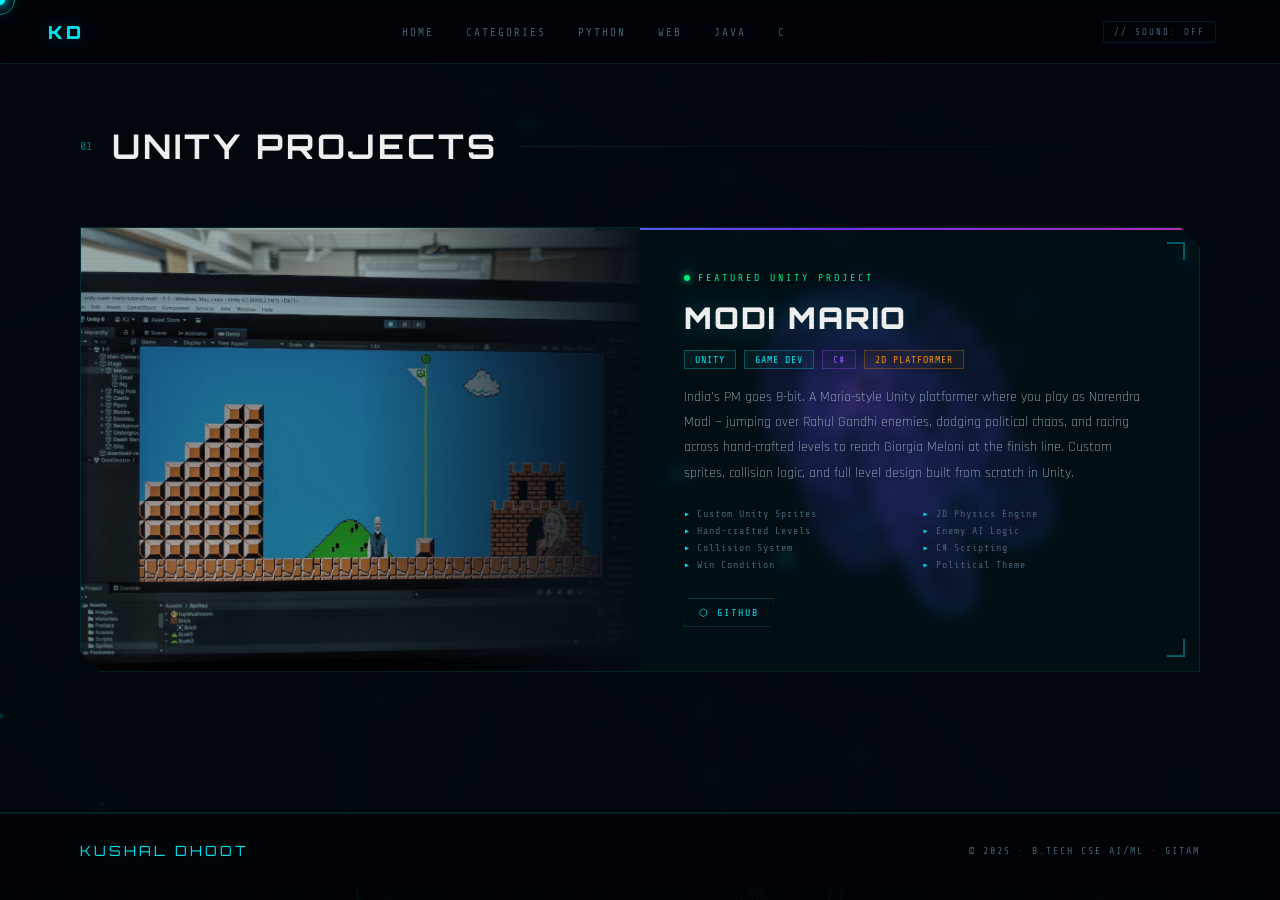
<file: projects/unity.html>
<!DOCTYPE html>
<html lang="en">
<head>
<meta charset="UTF-8">
<meta name="viewport" content="width=device-width, initial-scale=1.0">
<title>Kushal Dhoot | Unity Projects</title>
<link href="https://fonts.googleapis.com/css2?family=Share+Tech+Mono&family=Orbitron:wght@400;700;900&family=Rajdhani:wght@300;400;600;700&display=swap" rel="stylesheet">
<link rel="stylesheet" href="../style.css?v=3.6">
</head>
<body>

<div id="canvas-container"></div>
<div class="cursor" id="cursor"></div>
<div class="cursor-ring" id="cr"></div>

<!-- HUD OVERLAYS -->
<div class="hud-scanlines"></div>
<div class="hud-grid-overlay"></div>

<nav>
  <div class="nav-logo">KD</div>
  <ul class="nav-links">
    <li><a href="../index.html">Home</a></li>
    <li><a href="index.html">Categories</a></li>
    <li><a href="python.html">Python</a></li>
    <li><a href="web.html">Web</a></li>
    <li><a href="java.html">Java</a></li>
    <li><a href="c.html">C</a></li>
  </ul>
  <div class="nav-hud-controls">
    <button class="hud-audio-btn" id="audio-toggle" title="Toggle audio sound effects">// SOUND: OFF</button>
  </div>
  <button class="nav-hamburger" id="nav-hamburger" aria-label="Open menu">
    <span></span><span></span><span></span>
  </button>
</nav>
<div class="mobile-menu" id="mobile-menu">
  <a href="../index.html">Home</a>
  <a href="index.html">Categories</a>
  <a href="python.html">Python</a>
  <a href="web.html">Web</a>
  <a href="java.html">Java</a>
  <a href="c.html">C</a>
</div>

<section id="projects">
  <div class="sec-header reveal">
    <span class="sec-num">01</span>
    <h2 class="sec-title">Unity Projects</h2>
    <div class="sec-line"></div>
  </div>

  <!-- FEATURED: MODI MARIO -->
  <div class="featured-card reveal">
    <div class="cd cd-tl"></div><div class="cd cd-tr"></div><div class="cd cd-bl"></div><div class="cd cd-br"></div>
    <div class="feat-img-wrap">
      <img src="../modi.png" alt="Modi Mario" onerror="this.style.display='none';document.getElementById('feat-fallback-unity').style.display='flex'">
      <div id="feat-fallback-unity" style="display:none;width:100%;height:100%;align-items:center;justify-content:center;font-size:90px;background:linear-gradient(135deg,rgba(255,153,0,0.08),rgba(19,136,8,0.06))">🍄</div>
      <div class="feat-overlay"></div>
    </div>
    <div class="feat-body">
      <div class="feat-badge"><div class="badge-dot"></div>Featured Unity Project</div>
      <div class="feat-title">MODI MARIO</div>
      <div class="project-tags" style="margin-bottom:16px">
        <span class="tag tag-cx">Unity</span>
        <span class="tag tag-cx">Game Dev</span>
        <span class="tag tag-java" style="color:#a259ff;border-color:rgba(162,89,255,.3);background:rgba(162,89,255,.05)">C#</span>
        <span class="tag tag-ai" style="color:#ff9900;border-color:rgba(255,153,0,.3);background:rgba(255,153,0,.05)">2D Platformer</span>
      </div>
      <p class="feat-desc">India's PM goes 8-bit. A Mario-style Unity platformer where you play as Narendra Modi — jumping over Rahul Gandhi enemies, dodging political chaos, and racing across hand-crafted levels to reach Giorgia Meloni at the finish line. Custom sprites, collision logic, and full level design built from scratch in Unity.</p>
      <div class="feat-features">
        <div class="feat-item">Custom Unity Sprites</div>
        <div class="feat-item">2D Physics Engine</div>
        <div class="feat-item">Hand-crafted Levels</div>
        <div class="feat-item">Enemy AI Logic</div>
        <div class="feat-item">Collision System</div>
        <div class="feat-item">C# Scripting</div>
        <div class="feat-item">Win Condition</div>
        <div class="feat-item">Political Theme</div>
      </div>
      <div class="project-links">
        <a href="https://github.com/kd-kushaldhoot" target="_blank" class="proj-link">⬡ GitHub</a>
      </div>
    </div>
  </div>
</section>

<footer>
  <div class="footer-logo">KUSHAL DHOOT</div>
  <div class="footer-copy">© 2025 · B.TECH CSE AI/ML · GITAM</div>
</footer>

<script src="../three.min.js"></script>
<script src="../three-bg.js?v=3.6"></script>
<script src="../script.js?v=3.6"></script>
</body>
</html>
</file>
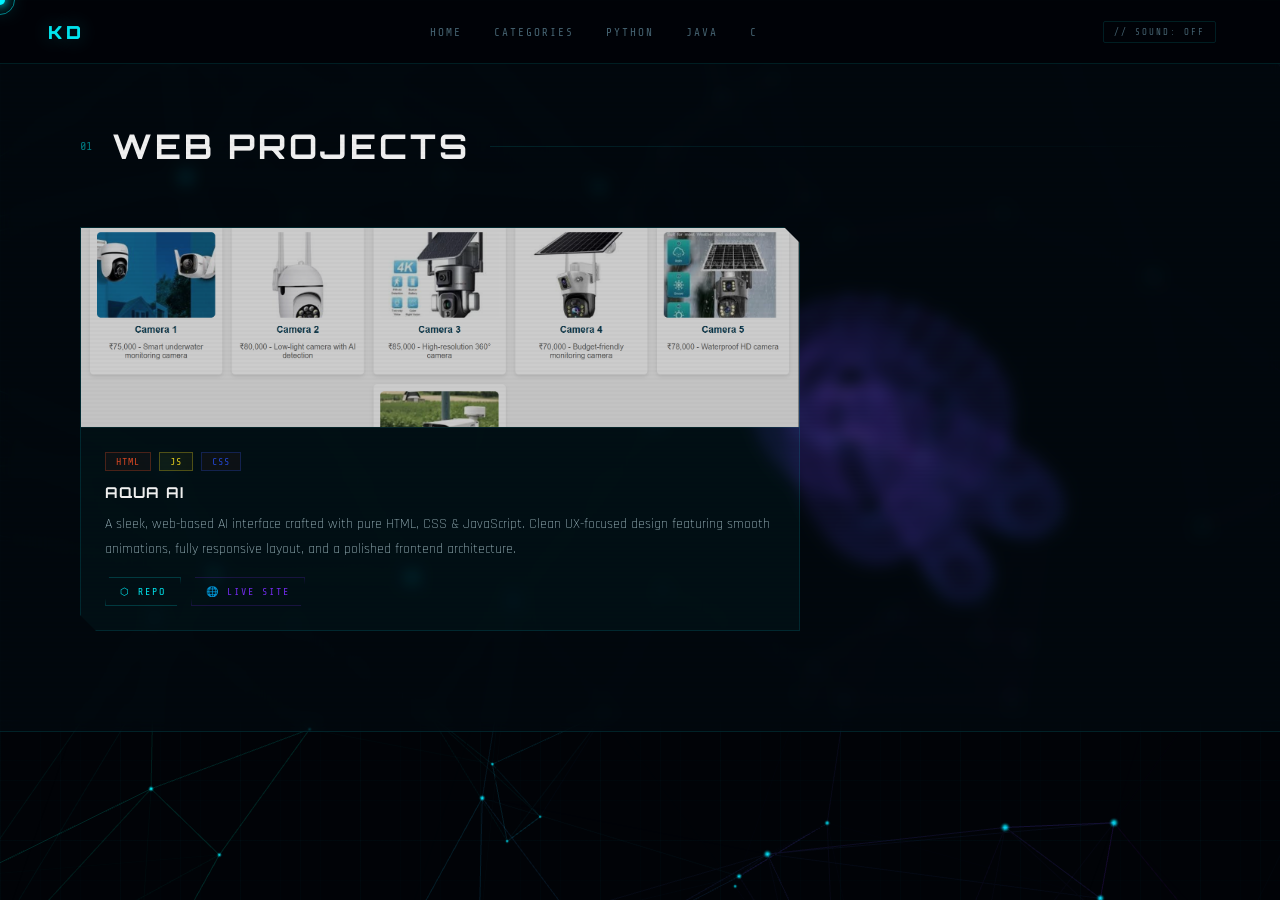
<file: projects/web.html>
<!DOCTYPE html>
<html lang="en">
<head>
<meta charset="UTF-8">
<meta name="viewport" content="width=device-width, initial-scale=1.0">
<title>Kushal Dhoot | Web Projects</title>
<link href="https://fonts.googleapis.com/css2?family=Share+Tech+Mono&family=Orbitron:wght@400;700;900&family=Rajdhani:wght@300;400;600;700&display=swap" rel="stylesheet">
<link rel="stylesheet" href="../style.css?v=3.6">
</head>
<body>

<div id="canvas-container"></div>
<div class="cursor" id="cursor"></div>
<div class="cursor-ring" id="cr"></div>

<!-- HUD OVERLAYS -->
<div class="hud-scanlines"></div>
<div class="hud-grid-overlay"></div>

<nav>
  <div class="nav-logo">KD</div>
  <ul class="nav-links">
    <li><a href="../index.html">Home</a></li>
    <li><a href="index.html">Categories</a></li>
    <li><a href="python.html">Python</a></li>
    <li><a href="java.html">Java</a></li>
    <li><a href="c.html">C</a></li>
  </ul>
  <div class="nav-hud-controls">
    <button class="hud-audio-btn" id="audio-toggle" title="Toggle audio sound effects">// SOUND: OFF</button>
  </div>
  <button class="nav-hamburger" id="nav-hamburger" aria-label="Open menu">
    <span></span><span></span><span></span>
  </button>
</nav>
<div class="mobile-menu" id="mobile-menu">
  <a href="../index.html">Home</a>
  <a href="index.html">Categories</a>
  <a href="python.html">Python</a>
  <a href="java.html">Java</a>
  <a href="c.html">C</a>
</div>
<section id="projects">
  <div class="sec-header reveal">
    <span class="sec-num">01</span>
    <h2 class="sec-title">Web Projects</h2>
    <div class="sec-line"></div>
  </div>
  <div class="project-card reveal">
    <img src="../AQUA_AI.png" alt="AQUA AI" class="project-img" onerror="this.style.display='none';this.nextElementSibling.style.display='flex'">
    <div class="proj-placeholder" style="display:none;background:linear-gradient(135deg,rgba(0,188,212,0.07),rgba(0,245,255,0.03))">🌊</div>
    <div class="project-body">
      <div class="project-tags"><span class="tag tag-web">HTML</span><span class="tag tag-py" style="color:#f7df1e;border-color:rgba(247,223,30,.3)">JS</span><span class="tag tag-web" style="color:#264de4;border-color:rgba(38,77,228,.3)">CSS</span></div>
      <div class="project-title">AQUA AI</div>
      <p class="project-desc">A sleek, web-based AI interface crafted with pure HTML, CSS & JavaScript. Clean UX-focused design featuring smooth animations, fully responsive layout, and a polished frontend architecture.</p>
      <div class="project-links">
        <a href="https://github.com/kd071206/AQUA_AI" target="_blank" class="proj-link">⬡ Repo</a>
        <a href="https://kd071206.github.io/AQUA_AI-/" target="_blank" class="proj-link v">🌐 Live Site</a>
      </div>
    </div>
  </div>
</section>
<script src="../three.min.js"></script>
<script src="../three-bg.js?v=3.6"></script>
<script src="../script.js?v=3.6"></script>
</body>
</html>
</file>
<file: style.css>
:root {
  --bg: #020408;
  --bg2: #050d15;
  --cyan: #00f5ff;
  --purple: #7b2fff;
  --pink: #ff2d78;
  --yellow: #ffe600;
  --green: #00ff88;
  --text: #c8e8f0;
  --dim: #4a6a7a;
  --card: rgba(0,245,255,0.03);
  --border: rgba(0,245,255,0.12);
  --glow: 0 0 20px rgba(0,245,255,0.3);
}
*,*::before,*::after{margin:0;padding:0;box-sizing:border-box}
html{scroll-behavior:smooth}
body{background:var(--bg);color:var(--text);font-family:'Rajdhani',sans-serif;overflow-x:hidden;cursor:none}
.cursor{width:10px;height:10px;background:var(--cyan);border-radius:50%;position:fixed;pointer-events:none;z-index:9999;transform:translate(-50%,-50%);box-shadow:0 0 10px var(--cyan),0 0 20px var(--cyan);transition:width .2s,height .2s}
.cursor-ring{width:30px;height:30px;border:1px solid rgba(0,245,255,0.5);border-radius:50%;position:fixed;pointer-events:none;z-index:9998;transform:translate(-50%,-50%);transition:width .2s,height .2s}
body::before{content:'';position:fixed;inset:0;background:repeating-linear-gradient(0deg,transparent,transparent 2px,rgba(0,0,0,0.06) 2px,rgba(0,0,0,0.06) 4px);pointer-events:none;z-index:1000}
body::after{content:'';position:fixed;inset:0;background-image:linear-gradient(rgba(0,245,255,0.02) 1px,transparent 1px),linear-gradient(90deg,rgba(0,245,255,0.02) 1px,transparent 1px);background-size:60px 60px;pointer-events:none;z-index:0}

/* Web3D Backdrop Canvas */
#canvas-container {
  position: fixed;
  top: 0;
  left: 0;
  width: 100vw;
  height: 100vh;
  z-index: 1;
  pointer-events: none;
}
.hud-scanlines {
  position: fixed;
  top: 0;
  left: 0;
  width: 100vw;
  height: 100vh;
  background: linear-gradient(rgba(18, 16, 16, 0) 50%, rgba(0, 0, 0, 0.25) 50%);
  background-size: 100% 4px;
  z-index: 999;
  pointer-events: none;
  opacity: 0.3;
}
.hud-grid-overlay {
  position: fixed;
  inset: 0;
  background-size: 40px 40px;
  background-image: 
    linear-gradient(to right, rgba(0, 245, 255, 0.012) 1px, transparent 1px),
    linear-gradient(to bottom, rgba(0, 245, 255, 0.012) 1px, transparent 1px);
  z-index: 1;
  pointer-events: none;
}

/* NAV */
nav{position:fixed;top:0;left:0;right:0;z-index:500;background:rgba(2,4,8,0.92);backdrop-filter:blur(20px);border-bottom:1px solid var(--border);padding:0 48px;height:64px;display:flex;align-items:center;justify-content:space-between}
.nav-logo{font-family:'Orbitron',monospace;font-weight:900;font-size:18px;color:var(--cyan);text-shadow:var(--glow);letter-spacing:4px}
.nav-links{display:flex;gap:32px;list-style:none}
.nav-links a{font-family:'Share Tech Mono',monospace;font-size:11px;color:var(--dim);text-decoration:none;letter-spacing:2px;text-transform:uppercase;transition:color .3s;position:relative}
.nav-links a::after{content:'';position:absolute;bottom:-4px;left:0;width:0;height:1px;background:var(--cyan);transition:width .3s;box-shadow:var(--glow)}
.nav-links a:hover{color:var(--cyan)}
.nav-links a:hover::after{width:100%}

/* HAMBURGER */
.nav-hamburger{display:none;flex-direction:column;gap:5px;cursor:pointer;padding:8px;background:none;border:none;z-index:600}
.nav-hamburger span{display:block;width:22px;height:2px;background:var(--cyan);transition:transform .3s,opacity .3s}
.nav-hamburger.open span:nth-child(1){transform:translateY(7px) rotate(45deg)}
.nav-hamburger.open span:nth-child(2){opacity:0}
.nav-hamburger.open span:nth-child(3){transform:translateY(-7px) rotate(-45deg)}

/* MOBILE MENU OVERLAY */
.mobile-menu{display:none;position:fixed;inset:0;top:64px;background:rgba(2,4,8,0.97);backdrop-filter:blur(20px);z-index:490;flex-direction:column;align-items:center;justify-content:center;gap:32px}
.mobile-menu.open{display:flex}
.mobile-menu a{font-family:'Share Tech Mono',monospace;font-size:14px;color:var(--dim);text-decoration:none;letter-spacing:4px;text-transform:uppercase;transition:color .3s}
.mobile-menu a:hover{color:var(--cyan)}

/* HERO */
#hero{position:relative;min-height:100vh;display:flex;align-items:center;padding:0 80px;overflow:hidden}
.hero-grid {
  display: grid;
  grid-template-columns: 1.2fr 1fr;
  gap: 48px;
  width: 100%;
  align-items: center;
  z-index: 2;
}
.hero-terminal {
  background: rgba(5, 13, 21, 0.55);
  border: 1px solid var(--border);
  border-radius: 4px;
  backdrop-filter: blur(12px);
  box-shadow: 0 10px 40px rgba(0, 0, 0, 0.4), inset 0 0 15px rgba(0, 245, 255, 0.05);
  overflow: hidden;
  font-family: 'Share Tech Mono', monospace;
  clip-path: polygon(0 0, calc(100% - 15px) 0, 100% 15px, 100% 100%, 15px 100%, 0 calc(100% - 15px));
  animation: fadeUp .8s .6s forwards;
  opacity: 0;
  max-width: 480px;
  width: 100%;
  justify-self: end;
}
.term-header {
  background: rgba(10, 25, 41, 0.85);
  padding: 10px 16px;
  display: flex;
  align-items: center;
  gap: 6px;
  border-bottom: 1px solid var(--border);
}
.term-dot {
  width: 8px;
  height: 8px;
  border-radius: 50%;
}
.term-dot:nth-child(1) { background: #ff5f56; }
.term-dot:nth-child(2) { background: #ffbd2e; }
.term-dot:nth-child(3) { background: #27c93f; }
.term-title {
  color: var(--dim);
  font-size: 10px;
  letter-spacing: 2px;
  margin-left: 10px;
  text-transform: uppercase;
}
.term-body {
  padding: 18px;
  height: 220px;
  overflow-y: auto;
  font-size: 11px;
  line-height: 1.6;
  color: var(--text);
  scrollbar-width: none;
}
.term-body::-webkit-scrollbar {
  display: none;
}
.term-row {
  margin-bottom: 6px;
  white-space: pre-wrap;
}
.term-time {
  color: var(--cyan);
  margin-right: 8px;
}
.hero-orb{position:absolute;right:-80px;top:50%;transform:translateY(-50%);width:650px;height:650px;border-radius:50%;background:radial-gradient(circle,rgba(123,47,255,0.1) 0%,transparent 70%);pointer-events:none}
.hero-orb2{position:absolute;left:35%;top:15%;width:350px;height:350px;border-radius:50%;background:radial-gradient(circle,rgba(0,245,255,0.06) 0%,transparent 70%);pointer-events:none;animation:orb 5s ease-in-out infinite}
@keyframes orb{0%,100%{transform:scale(1);opacity:.5}50%{transform:scale(1.15);opacity:1}}
.hero-content{position:relative;z-index:2;max-width:680px}
.hero-tag{font-family:'Share Tech Mono',monospace;font-size:11px;color:var(--cyan);letter-spacing:4px;text-transform:uppercase;margin-bottom:24px;opacity:0;animation:fadeUp .8s .2s forwards}
.hero-tag span{color:var(--purple)}
.hero-name{font-family:'Orbitron',monospace;font-weight:900;font-size:clamp(32px,7vw,84px);line-height:1;margin-bottom:8px;opacity:0;animation:fadeUp .8s .4s forwards;position:relative}
.hero-name .accent{color:var(--cyan);text-shadow:var(--glow)}
.hero-name::before,.hero-name::after{content:attr(data-text);position:absolute;top:0;left:0;width:100%;font-family:'Orbitron',monospace;font-weight:900;font-size:clamp(32px,7vw,84px)}
.hero-name::before{color:var(--cyan);animation:g1 4s infinite;clip-path:polygon(0 0,100% 0,100% 38%,0 38%)}
.hero-name::after{color:var(--pink);animation:g2 4s infinite;clip-path:polygon(0 62%,100% 62%,100% 100%,0 100%)}
@keyframes g1{0%,88%,100%{transform:translate(0)}90%{transform:translate(-3px,1px)}93%{transform:translate(2px,-1px)}}
@keyframes g2{0%,88%,100%{transform:translate(0)}90%{transform:translate(3px,-1px)}93%{transform:translate(-2px,1px)}}
.typewriter-wrap{font-family:'Share Tech Mono',monospace;font-size:clamp(13px,1.8vw,20px);margin:22px 0 32px;min-height:28px;opacity:0;animation:fadeUp .8s .6s forwards}
.typewriter-wrap .prefix{color:var(--dim)}
#typewriter{color:var(--green)}
.blink{animation:blink 1s infinite}
@keyframes blink{0%,100%{opacity:1}50%{opacity:0}}
.hero-desc{font-size:17px;color:var(--text);line-height:1.85;margin-bottom:40px;max-width:500px;opacity:0;animation:fadeUp .8s .8s forwards;font-weight:300}
.hero-btns{display:flex;gap:16px;flex-wrap:wrap;opacity:0;animation:fadeUp .8s 1s forwards}
.btn-primary{padding:14px 34px;background:transparent;border:1px solid var(--cyan);color:var(--cyan);font-family:'Orbitron',monospace;font-size:11px;letter-spacing:3px;text-decoration:none;text-transform:uppercase;position:relative;overflow:hidden;transition:color .3s,box-shadow .3s;clip-path:polygon(8px 0,100% 0,calc(100% - 8px) 100%,0 100%)}
.btn-primary::before{content:'';position:absolute;inset:0;background:var(--cyan);transform:translateX(-100%);transition:transform .3s;z-index:-1}
.btn-primary:hover{color:var(--bg);box-shadow:var(--glow)}
.btn-primary:hover::before{transform:translateX(0)}
.btn-sec{padding:14px 34px;background:transparent;border:1px solid var(--purple);color:var(--purple);font-family:'Orbitron',monospace;font-size:11px;letter-spacing:3px;text-decoration:none;text-transform:uppercase;clip-path:polygon(8px 0,100% 0,calc(100% - 8px) 100%,0 100%);transition:background .3s,color .3s,box-shadow .3s}
.btn-sec:hover{background:var(--purple);color:#fff;box-shadow:0 0 20px rgba(123,47,255,.5)}
.hero-stats{position:absolute;right:80px;bottom:60px;display:flex;gap:40px;opacity:0;animation:fadeUp .8s 1.2s forwards}
.stat{text-align:center}
.stat-num{font-family:'Orbitron',monospace;font-size:30px;font-weight:900;color:var(--cyan);text-shadow:var(--glow);display:block}
.stat-label{font-family:'Share Tech Mono',monospace;font-size:10px;letter-spacing:2px;color:var(--dim);text-transform:uppercase}
.scroll-ind{position:absolute;bottom:28px;left:80px;display:flex;align-items:center;gap:12px;font-family:'Share Tech Mono',monospace;font-size:10px;color:var(--dim);letter-spacing:3px;text-transform:uppercase;opacity:0;animation:fadeUp .8s 1.4s forwards}
.scroll-line{width:40px;height:1px;background:var(--dim);overflow:hidden;position:relative}
.scroll-line::after{content:'';position:absolute;top:0;left:-100%;width:100%;height:100%;background:var(--cyan);animation:scrollLine 2s infinite}
@keyframes scrollLine{0%{left:-100%}100%{left:100%}}
@keyframes fadeUp{from{opacity:0;transform:translateY(28px)}to{opacity:1;transform:translateY(0)}}

/* SECTIONS */
section{position:relative;z-index:2;padding:100px 80px}
section:first-of-type:not(#hero){padding-top:calc(64px + 60px)}
.sec-header{display:flex;align-items:center;gap:20px;margin-bottom:60px}
.sec-num{font-family:'Share Tech Mono',monospace;font-size:12px;color:var(--cyan);opacity:.5}
.sec-title{font-family:'Orbitron',monospace;font-weight:700;font-size:clamp(22px,3vw,34px);color:#fff;letter-spacing:3px;text-transform:uppercase}
.sec-line{flex:1;height:1px;background:linear-gradient(90deg,var(--border),transparent)}

/* ABOUT */
#about{background:rgba(5, 13, 21, 0.55);backdrop-filter:blur(8px);border-top:1px solid var(--border);border-bottom:1px solid var(--border)}
.about-grid{display:grid;grid-template-columns:1.1fr 1fr;gap:64px;align-items:center}
.about-text p{font-size:16px;line-height:1.9;color:var(--text);margin-bottom:18px;font-weight:300}
.about-text p strong{color:var(--cyan);font-weight:600}
.about-text .fun-line{font-size:18px;font-weight:800;color:#fff;text-align:center;margin:0 0 26px;letter-spacing:1px;text-shadow:0 0 12px rgba(0,245,255,0.45),0 0 24px rgba(123,47,255,0.15)}
.about-info{display:grid;grid-template-columns:1fr 1fr;gap:14px;margin-top:36px}
.info-item{background:var(--card);border:1px solid var(--border);padding:16px;clip-path:polygon(0 0,calc(100% - 8px) 0,100% 8px,100% 100%,8px 100%,0 calc(100% - 8px))}
.info-label{font-family:'Share Tech Mono',monospace;font-size:10px;color:var(--dim);letter-spacing:2px;text-transform:uppercase;margin-bottom:4px}
.info-val{font-size:14px;color:var(--cyan);font-weight:600;font-family:'Rajdhani',sans-serif}

/* SKILLS — BENTO */
.skills-bento{display:grid;grid-template-columns:repeat(4,1fr);grid-auto-rows:120px;gap:12px}

.skill-tile{
  position:relative;
  display:flex;
  align-items:center;
  justify-content:center;
  background:rgba(0,0,0,0.5);
  border-radius:4px;
  overflow:hidden;
  cursor:default;
  transition:transform .3s,box-shadow .3s;
}

/* gradient border */
.skill-tile::before{
  content:'';
  position:absolute;
  inset:0;
  border-radius:4px;
  padding:1.5px;
  background:var(--tile-grad);
  -webkit-mask:linear-gradient(#fff 0 0) content-box,linear-gradient(#fff 0 0);
  -webkit-mask-composite:xor;
  mask-composite:exclude;
  pointer-events:none;
  transition:opacity .3s;
}

/* subtle background tint that matches tile colour */
.skill-tile::after{
  content:'';
  position:absolute;
  inset:0;
  background:var(--tile-grad);
  opacity:0.04;
  transition:opacity .3s;
  pointer-events:none;
}

.skill-tile:hover{
  transform:translateY(-6px) scale(1.04);
  box-shadow:0 0 32px var(--tile-glow);
}
.skill-tile:hover::after{ opacity:0.10; }

.skill-tile.wide{grid-column:span 2}

/* THE TEXT — big, bold, glowing */
.skill-name{
  position:relative;
  z-index:2;
  font-family:'Orbitron',monospace;
  font-weight:700;
  font-size:clamp(14px, 1.6vw, 20px);
  letter-spacing:2px;
  text-transform:uppercase;
  text-align:center;
  line-height:1.25;
  color:#fff;
  /* soft white glow always on */
  text-shadow: 0 0 12px rgba(255,255,255,0.25);
  transition: text-shadow .3s, color .3s;
  padding: 0 12px;
}

/* on hover — text lights up in the tile's own colour */
.skill-tile:hover .skill-name{
  color:#fff;
  text-shadow:
    0 0 8px #fff,
    0 0 20px var(--tile-color),
    0 0 40px var(--tile-color);
}

/* per-tile colours */
.skill-tile:nth-child(1){--tile-grad:linear-gradient(135deg,#00f5ff,#7b2fff);--tile-glow:rgba(0,245,255,.3);--tile-color:#00f5ff}
.skill-tile:nth-child(2){--tile-grad:linear-gradient(135deg,#7b2fff,#ff2d78);--tile-glow:rgba(123,47,255,.3);--tile-color:#7b2fff}
.skill-tile:nth-child(3){--tile-grad:linear-gradient(135deg,#ff2d78,#ffe600);--tile-glow:rgba(255,45,120,.3);--tile-color:#ff2d78}
.skill-tile:nth-child(4){--tile-grad:linear-gradient(135deg,#ffe600,#00ff88);--tile-glow:rgba(255,230,0,.3);--tile-color:#ffe600}
.skill-tile:nth-child(5){--tile-grad:linear-gradient(135deg,#00ff88,#00f5ff);--tile-glow:rgba(0,255,136,.3);--tile-color:#00ff88}
.skill-tile:nth-child(6){--tile-grad:linear-gradient(135deg,#00f5ff,#ff2d78);--tile-glow:rgba(0,245,255,.3);--tile-color:#00f5ff}
.skill-tile:nth-child(7){--tile-grad:linear-gradient(135deg,#7b2fff,#00ff88);--tile-glow:rgba(123,47,255,.3);--tile-color:#7b2fff}
.skill-tile:nth-child(8){--tile-grad:linear-gradient(135deg,#ff2d78,#7b2fff);--tile-glow:rgba(255,45,120,.3);--tile-color:#ff2d78}
.skill-tile:nth-child(9){--tile-grad:linear-gradient(135deg,#ffe600,#ff2d78);--tile-glow:rgba(255,230,0,.3);--tile-color:#ffe600}
.skill-tile:nth-child(10){--tile-grad:linear-gradient(135deg,#00f5ff,#00ff88);--tile-glow:rgba(0,245,255,.3);--tile-color:#00f5ff}
.skill-tile:nth-child(11){--tile-grad:linear-gradient(135deg,#7b2fff,#ffe600);--tile-glow:rgba(123,47,255,.3);--tile-color:#7b2fff}
.skill-tile:nth-child(12){--tile-grad:linear-gradient(135deg,#00ff88,#ff2d78);--tile-glow:rgba(0,255,136,.3);--tile-color:#00ff88}
.skill-tile:nth-child(13){--tile-grad:linear-gradient(135deg,#ff2d78,#00f5ff);--tile-glow:rgba(255,45,120,.3);--tile-color:#ff2d78}
.skill-tile:nth-child(14){--tile-grad:linear-gradient(135deg,#ffe600,#7b2fff);--tile-glow:rgba(255,230,0,.3);--tile-color:#ffe600}
.skill-tile:nth-child(15){--tile-grad:linear-gradient(135deg,#00f5ff,#ffe600);--tile-glow:rgba(0,245,255,.3);--tile-color:#00f5ff}
.skill-tile:nth-child(16){--tile-grad:linear-gradient(135deg,#7b2fff,#ff2d78);--tile-glow:rgba(123,47,255,.3);--tile-color:#7b2fff}
.skill-tile:nth-child(17){--tile-grad:linear-gradient(135deg,#00ff88,#00f5ff);--tile-glow:rgba(0,255,136,.3);--tile-color:#00ff88}

@media(max-width:900px){
  .skills-bento{grid-template-columns:repeat(2,1fr)}
  .skill-tile.wide{grid-column:span 2}
  .skill-name{font-size:13px}
}

/* PROJECT CATEGORIES */
#project-categories{background:rgba(5, 13, 21, 0.55);backdrop-filter:blur(8px);border-top:1px solid var(--border);border-bottom:1px solid var(--border)}
.category-grid{display:grid;grid-template-columns:repeat(auto-fit,minmax(220px,1fr));gap:22px}
.category-card{padding:36px 26px;background:var(--card);border:1px solid var(--border);display:flex;flex-direction:column;gap:12px;text-decoration:none;transition:border-color .3s,box-shadow .3s,transform .3s;clip-path:polygon(0 0,calc(100% - 14px) 0,100% 14px,100% 100%,14px 100%,0 calc(100% - 14px))}
.category-card:hover{border-color:rgba(0,245,255,.4);box-shadow:0 0 36px rgba(0,245,255,.1);transform:translateY(-7px)}
.category-tag{font-family:'Share Tech Mono',monospace;font-size:10px;color:var(--cyan);letter-spacing:2px;text-transform:uppercase}
.category-card h3{font-family:'Orbitron',monospace;font-size:17px;line-height:1.2;color:#fff;margin:0}
.category-card p{font-family:'Share Tech Mono',monospace;font-size:12px;line-height:1.8;color:var(--dim);margin:0}

/* PROJECTS */
#projects{background:rgba(5, 13, 21, 0.55);backdrop-filter:blur(8px);border-top:1px solid var(--border);border-bottom:1px solid var(--border)}
.projects-grid{display:grid;grid-template-columns:repeat(auto-fill,minmax(340px,1fr));gap:22px}
#projects > .project-card{max-width:720px}
.project-card{background:var(--card);border:1px solid var(--border);position:relative;overflow:hidden;transition:border-color .3s,box-shadow .3s,transform .3s;clip-path:polygon(0 0,calc(100% - 16px) 0,100% 16px,100% 100%,16px 100%,0 calc(100% - 16px))}
.project-card::before{content:'';position:absolute;top:0;left:0;width:100%;height:2px;background:linear-gradient(90deg,var(--cyan),var(--purple));transform:scaleX(0);transform-origin:left;transition:transform .4s}
.project-card:hover{border-color:rgba(0,245,255,.3);box-shadow:0 0 40px rgba(0,245,255,.08);transform:translateY(-6px)}
.project-card:hover::before{transform:scaleX(1)}
.project-img{width:100%;height:200px;object-fit:cover;display:block;filter:saturate(.8) brightness(.85);transition:filter .3s;border-bottom:1px solid var(--border)}
.project-card:hover .project-img{filter:saturate(1) brightness(1)}
.proj-placeholder{width:100%;height:200px;display:flex;align-items:center;justify-content:center;font-size:64px;border-bottom:1px solid var(--border)}
.project-body{padding:24px}
.project-tags{display:flex;gap:8px;flex-wrap:wrap;margin-bottom:12px}
.tag{font-family:'Share Tech Mono',monospace;font-size:10px;padding:3px 10px;border:1px solid;letter-spacing:1px;text-transform:uppercase}
.tag-py{color:var(--yellow);border-color:rgba(255,230,0,.3);background:rgba(255,230,0,.05)}
.tag-java{color:#f89820;border-color:rgba(248,152,32,.3);background:rgba(248,152,32,.05)}
.tag-ai{color:var(--green);border-color:rgba(0,255,136,.3);background:rgba(0,255,136,.05)}
.tag-web{color:#e34c26;border-color:rgba(227,76,38,.3);background:rgba(227,76,38,.05)}
.tag-c{color:var(--purple);border-color:rgba(123,47,255,.3);background:rgba(123,47,255,.05)}
.tag-cx{color:var(--cyan);border-color:rgba(0,245,255,.3);background:rgba(0,245,255,.05)}
.tag-gem{color:var(--pink);border-color:rgba(255,45,120,.3);background:rgba(255,45,120,.05)}
.project-title{font-family:'Orbitron',monospace;font-size:15px;font-weight:700;color:#fff;margin-bottom:10px;letter-spacing:1px}
.project-desc{font-size:14px;line-height:1.75;color:var(--text);margin-bottom:16px;font-weight:300}
.project-dev{font-family:'Share Tech Mono',monospace;font-size:10px;color:var(--dim);letter-spacing:1px;margin-bottom:20px;line-height:1.6}
.project-links{display:flex;gap:10px;flex-wrap:wrap}
.proj-link{font-family:'Share Tech Mono',monospace;font-size:10px;letter-spacing:2px;text-transform:uppercase;color:var(--cyan);text-decoration:none;display:flex;align-items:center;gap:5px;padding:8px 14px;border:1px solid rgba(0,245,255,.2);transition:border-color .3s,background .3s,box-shadow .3s;clip-path:polygon(4px 0,100% 0,calc(100% - 4px) 100%,0 100%)}
.proj-link:hover{border-color:var(--cyan);background:rgba(0,245,255,.07);box-shadow:var(--glow)}
.proj-link.v{color:var(--purple);border-color:rgba(123,47,255,.2)}
.proj-link.v:hover{border-color:var(--purple);background:rgba(123,47,255,.07);box-shadow:0 0 20px rgba(123,47,255,.3)}
.proj-link.g{color:var(--green);border-color:rgba(0,255,136,.2)}
.proj-link.g:hover{border-color:var(--green);background:rgba(0,255,136,.07);box-shadow:0 0 20px rgba(0,255,136,.3)}

/* FEATURED */
.featured-card{background:var(--card);border:1px solid var(--border);display:grid;grid-template-columns:1fr 1fr;overflow:hidden;position:relative;clip-path:polygon(0 0,calc(100% - 20px) 0,100% 20px,100% 100%,20px 100%,0 calc(100% - 20px));margin-bottom:40px}
.featured-card::before{content:'';position:absolute;top:0;left:0;right:0;height:2px;background:linear-gradient(90deg,var(--cyan),var(--purple),var(--pink),var(--cyan));background-size:200% 100%;animation:shimmer 3s linear infinite}
@keyframes shimmer{0%{background-position:200% 0}100%{background-position:-200% 0}}
.feat-img-wrap{position:relative;overflow:hidden;min-height:320px}
.feat-img-wrap img{width:100%;height:100%;object-fit:cover;filter:saturate(.7) brightness(.7);transition:filter .4s}
.featured-card:hover .feat-img-wrap img{filter:saturate(.9) brightness(.85)}
.feat-overlay{position:absolute;inset:0;background:linear-gradient(90deg,transparent 50%,rgba(5,13,21,.97))}
.feat-body{padding:44px;display:flex;flex-direction:column;justify-content:center}
.feat-badge{font-family:'Share Tech Mono',monospace;font-size:10px;color:var(--green);letter-spacing:3px;text-transform:uppercase;margin-bottom:16px;display:flex;align-items:center;gap:8px}
.badge-dot{width:6px;height:6px;border-radius:50%;background:var(--green);animation:pdot 1.5s infinite;box-shadow:0 0 8px var(--green)}
@keyframes pdot{0%,100%{opacity:1;transform:scale(1)}50%{opacity:.5;transform:scale(.7)}}
.feat-title{font-family:'Orbitron',monospace;font-size:30px;font-weight:900;color:#fff;margin-bottom:14px;letter-spacing:2px;text-shadow:0 0 30px rgba(0,245,255,.3)}
.feat-desc{font-size:14px;line-height:1.8;color:var(--text);margin-bottom:22px;font-weight:300}
.feat-features{display:grid;grid-template-columns:1fr 1fr;gap:6px;margin-bottom:28px}
.feat-item{font-family:'Share Tech Mono',monospace;font-size:10px;color:var(--dim);letter-spacing:1px;display:flex;align-items:center;gap:6px}
.feat-item::before{content:'▸';color:var(--cyan);font-size:10px}

/* CONTACT */
#contact{background:rgba(5, 13, 21, 0.55);backdrop-filter:blur(8px);border-top:1px solid var(--border)}
.contact-wrap{display:grid;grid-template-columns:1fr 1fr;gap:80px;align-items:start}
.contact-left h3{font-family:'Orbitron',monospace;font-size:28px;color:#fff;margin-bottom:16px;letter-spacing:2px;line-height:1.2}
.contact-left h3 span{color:var(--cyan)}
.contact-left p{font-size:15px;color:var(--text);line-height:1.8;margin-bottom:36px;font-weight:300}
.contact-items{display:flex;flex-direction:column;gap:14px}
.contact-item{display:flex;align-items:center;gap:16px;padding:18px 20px;background:var(--card);border:1px solid var(--border);text-decoration:none;transition:border-color .3s,box-shadow .3s,transform .3s;clip-path:polygon(0 0,calc(100% - 10px) 0,100% 10px,100% 100%,0 100%)}
.contact-item:hover{border-color:var(--cyan);box-shadow:var(--glow);transform:translateX(8px)}
.contact-icon{width:42px;height:42px;border:1px solid var(--border);display:flex;align-items:center;justify-content:center;font-size:13px;font-family:'Orbitron',monospace;font-weight:700;color:var(--cyan);letter-spacing:1px;flex-shrink:0;background:rgba(0,245,255,.03)}
.ci-label{font-family:'Share Tech Mono',monospace;font-size:10px;color:var(--dim);letter-spacing:2px;text-transform:uppercase;margin-bottom:2px}
.ci-val{font-size:14px;color:var(--text);font-weight:600}
.socials-grid{display:grid;grid-template-columns:1fr 1fr;gap:14px;margin-top:40px}
.social-card{padding:28px;background:var(--card);border:1px solid var(--border);text-decoration:none;text-align:center;transition:border-color .3s,box-shadow .3s,transform .3s;clip-path:polygon(0 0,calc(100% - 10px) 0,100% 10px,100% 100%,10px 100%,0 calc(100% - 10px));display:flex;flex-direction:column;align-items:center;justify-content:center;gap:10px}
.social-card:hover{transform:translateY(-5px)}
.social-card.gh:hover{border-color:#eee;box-shadow:0 0 20px rgba(238,238,238,.1)}
.social-card.li:hover{border-color:#0077b5;box-shadow:0 0 20px rgba(0,119,181,.3)}
.social-card.yt:hover{border-color:red;box-shadow:0 0 20px rgba(255,0,0,.3)}
.social-card.em:hover{border-color:var(--cyan);box-shadow:var(--glow)}
.social-card.em{grid-column:1/-1}
.s-icon-text{font-family:'Orbitron',monospace;font-size:22px;font-weight:900;color:var(--cyan);display:block;letter-spacing:3px;text-shadow:var(--glow)}
.s-label{font-family:'Share Tech Mono',monospace;font-size:10px;letter-spacing:3px;text-transform:uppercase;color:var(--dim)}

/* FOOTER */
footer{position:relative;z-index:2;border-top:1px solid var(--border);padding:28px 80px;display:flex;align-items:center;justify-content:space-between;background:var(--bg)}
.footer-logo{font-family:'Orbitron',monospace;font-size:14px;color:var(--cyan);text-shadow:var(--glow);letter-spacing:3px}
.footer-copy{font-family:'Share Tech Mono',monospace;font-size:10px;color:var(--dim);letter-spacing:2px}

/* CORNER DECO */
.cd{position:absolute;width:18px;height:18px;border-color:var(--cyan);border-style:solid;opacity:.35}
.cd-tl{top:14px;left:14px;border-width:2px 0 0 2px}
.cd-tr{top:14px;right:14px;border-width:2px 2px 0 0}
.cd-bl{bottom:14px;left:14px;border-width:0 0 2px 2px}
.cd-br{bottom:14px;right:14px;border-width:0 2px 2px 0}

/* REVEAL */
.reveal{opacity:0;transform:translateY(36px);transition:opacity .7s ease,transform .7s ease}
.reveal.visible{opacity:1;transform:translateY(0)}

/* HUD Sidebars */
.hud-sidebar-left, .hud-sidebar-right {
  position: fixed;
  top: 0;
  bottom: 0;
  width: 48px;
  display: flex;
  flex-direction: column;
  align-items: center;
  justify-content: center;
  z-index: 100;
  pointer-events: none;
}
.hud-sidebar-left { left: 0; }
.hud-sidebar-right { right: 0; }
.hud-line {
  width: 1px;
  flex: 1;
  background: linear-gradient(to bottom, transparent, var(--border) 20%, var(--border) 80%, transparent);
}
.hud-vertical-text {
  font-family: 'Share Tech Mono', monospace;
  font-size: 8px;
  color: var(--dim);
  letter-spacing: 4px;
  writing-mode: vertical-rl;
  text-transform: uppercase;
  margin: 24px 0;
  opacity: 0.5;
}

/* HUD Status Panel */
.hud-status {
  position: fixed;
  bottom: 24px;
  right: 48px;
  display: flex;
  flex-direction: column;
  gap: 6px;
  z-index: 100;
  font-family: 'Share Tech Mono', monospace;
  font-size: 10px;
  pointer-events: none;
  background: rgba(2, 4, 8, 0.75);
  border: 1px solid var(--border);
  padding: 12px;
  border-radius: 4px;
  backdrop-filter: blur(8px);
}
.hud-stat-item {
  display: flex;
  justify-content: space-between;
  gap: 12px;
}
.hud-label {
  color: var(--dim);
}
.hud-val {
  color: var(--cyan);
  font-weight: bold;
}
.hud-val.pulse-green {
  color: var(--green);
  animation: pulseText 1.5s infinite;
}
@keyframes pulseText {
  0%, 100% { opacity: 0.7; }
  50% { opacity: 1; text-shadow: 0 0 8px var(--green); }
}

/* Audio Toggle Button */
.nav-hud-controls {
  display: flex;
  align-items: center;
  margin-right: 16px;
}
.hud-toggle-container {
  display: flex;
  align-items: center;
  gap: 8px;
  margin-right: 18px;
  font-family: 'Share Tech Mono', monospace;
  font-size: 9px;
  letter-spacing: 1.5px;
}
.hud-toggle-label {
  color: var(--dim);
}
.hud-switch {
  position: relative;
  display: inline-block;
  width: 38px;
  height: 18px;
}
.hud-switch input {
  opacity: 0;
  width: 0;
  height: 0;
}
.hud-slider {
  position: absolute;
  cursor: pointer;
  inset: 0;
  background-color: rgba(5, 13, 21, 0.95);
  border: 1.5px solid var(--border);
  transition: all 0.3s cubic-bezier(0.175, 0.885, 0.32, 1.275);
  border-radius: 3px;
}
.hud-slider:before {
  position: absolute;
  content: "";
  height: 10px;
  width: 10px;
  left: 3px;
  bottom: 2.5px;
  background-color: var(--dim);
  transition: all 0.3s cubic-bezier(0.175, 0.885, 0.32, 1.275);
  border-radius: 1.5px;
  box-shadow: 0 0 3px rgba(0, 0, 0, 0.4);
}
.hud-switch:hover .hud-slider {
  border-color: var(--cyan);
  box-shadow: 0 0 8px rgba(0, 245, 255, 0.25);
}
.hud-switch:hover .hud-slider:before {
  background-color: var(--text);
  box-shadow: 0 0 6px rgba(200, 232, 240, 0.6);
}
.hud-switch:active .hud-slider:before {
  width: 14px;
}
.hud-switch input:checked + .hud-slider {
  border-color: var(--cyan);
  background-color: rgba(0, 245, 255, 0.06);
  box-shadow: 0 0 10px rgba(0, 245, 255, 0.2);
}
.hud-switch input:checked + .hud-slider:before {
  transform: translateX(18px);
  background-color: var(--cyan);
  box-shadow: 0 0 8px var(--cyan);
}
.hud-audio-btn {
  font-family: 'Share Tech Mono', monospace;
  font-size: 9px;
  background: transparent;
  border: 1px solid var(--border);
  color: var(--dim);
  padding: 5px 10px;
  cursor: pointer;
  transition: all 0.3s;
  letter-spacing: 2px;
  border-radius: 2px;
}
.hud-audio-btn:hover, .hud-audio-btn.active {
  color: var(--cyan);
  border-color: var(--cyan);
  background: rgba(0, 245, 255, 0.05);
  text-shadow: var(--glow);
  box-shadow: 0 0 10px rgba(0, 245, 255, 0.15);
}

@media(max-width:1200px){
  #hero {
    padding: 0 40px;
  }
  section {
    padding: 80px 40px;
  }
  .hero-grid {
    gap: 28px;
  }
  .about-grid {
    gap: 40px;
  }
  footer {
    padding: 28px 40px;
  }
}

@media(max-width:900px){
  body { cursor: default !important; }
  .cursor, .cursor-ring { display: none !important; }
  nav{padding:0 20px}
  .nav-links{display:none}
  .nav-hamburger{display:flex}
  .nav-hud-controls{margin-right: 10px}
  section{padding:60px 20px}
  section:first-of-type:not(#hero){padding-top:calc(64px + 40px)}
  #hero {
    padding: 80px 20px 110px !important;
    display: flex !important;
    flex-direction: column !important;
    justify-content: center !important;
    align-items: flex-start !important;
    min-height: 100vh !important;
  }
  .hero-grid {
    grid-template-columns: 1fr;
    gap: 24px;
    width: 100%;
  }
  .hero-btns {
    flex-direction: column !important;
    align-items: flex-start !important;
    gap: 12px !important;
    width: 100% !important;
    margin-top: 10px !important;
  }
  .hero-btns a {
    width: 100% !important;
    max-width: 280px !important;
    text-align: center !important;
  }
  .hero-terminal {
    display: none !important;
  }
  .hud-toggle-container {
    display: none !important;
  }
  .hero-stats {
    position: static !important;
    margin-top: 36px !important;
    justify-content: flex-start !important;
    gap: 32px !important;
    width: 100% !important;
  }
  .about-grid {
    grid-template-columns: 1fr;
    gap: 32px !important;
  }
  .featured-card {
    grid-template-columns: 1fr;
  }
  .feat-overlay {
    background: linear-gradient(180deg, transparent 50%, rgba(5, 13, 21, 0.98)) !important;
  }
  .feat-body {
    padding: 24px 20px !important;
  }
  .contact-wrap {
    grid-template-columns: 1fr;
    gap: 32px !important;
  }
  .mobile-menu {
    overflow-y: auto !important;
  }
  .projects-grid {
    grid-template-columns: repeat(auto-fit, minmax(280px, 1fr)) !important;
  }
  .feat-img-wrap{min-height:200px}
  footer{padding:20px;flex-direction:column;gap:8px;text-align:center}
  .scroll-ind {
    display: flex !important;
    position: absolute !important;
    bottom: 24px !important;
    left: 20px !important;
  }
  #projects > .project-card{max-width:100%}
  .hud-sidebar-left, .hud-sidebar-right, .hud-status {
    display: none;
  }
}

/* --- INTERACTIVE TERMINAL WIDGET INPUT STYLES --- */
.term-input-row {
  display: flex;
  align-items: center;
  background: rgba(10, 25, 41, 0.85);
  padding: 10px 18px;
  border-top: 1px solid var(--border);
  gap: 10px;
}
.term-prompt {
  color: var(--pink);
  font-size: 11px;
  font-weight: bold;
  white-space: nowrap;
}
#term-input {
  background: transparent;
  border: none;
  outline: none;
  color: var(--green);
  font-family: 'Share Tech Mono', monospace;
  font-size: 12px;
  flex: 1;
  caret-color: var(--cyan);
  width: 100%;
}

/* --- CYBER GLITCH EFFECT SHADERS --- */
.glitch-active {
  animation: cyberGlitchShake 0.35s infinite;
  position: relative;
}
.glitch-active::before {
  content: '';
  position: fixed;
  inset: 0;
  background: rgba(255, 45, 120, 0.08);
  z-index: 99999;
  pointer-events: none;
  mix-blend-mode: color-dodge;
  animation: cyberGlitchColor 0.15s infinite;
}
@keyframes cyberGlitchShake {
  0% { transform: translate(0, 0) skew(0deg); }
  20% { transform: translate(-2px, 3px) skew(-1deg); }
  40% { transform: translate(3px, -2px) skew(1.5deg); }
  60% { transform: translate(-3px, -3px) skew(-2deg); }
  80% { transform: translate(4px, 2px) skew(2.5deg); }
  100% { transform: translate(0, 0) skew(0deg); }
}
@keyframes cyberGlitchColor {
  0% { background: rgba(255, 45, 120, 0.07); }
  33% { background: rgba(0, 245, 255, 0.09); }
  66% { background: rgba(0, 255, 136, 0.07); }
  100% { background: rgba(123, 47, 255, 0.08); }
}

/* Fullscreen Matrix Canvas */
#matrix-canvas {
  position: fixed;
  top: 0;
  left: 0;
  width: 100vw;
  height: 100vh;
  z-index: 1;
  pointer-events: none;
  opacity: 0;
  transition: opacity 1s ease;
}

/* Smooth Terminal Hide/Show Toggle */
.hero-terminal {
  transition: opacity 0.4s ease, transform 0.4s ease, visibility 0.4s ease;
}
.hero-terminal.hidden-log {
  opacity: 0 !important;
  visibility: hidden !important;
  pointer-events: none !important;
  transform: translateY(20px) scale(0.98) !important;
}

/* Sync-to-Beat Webpage Interactions */
@keyframes kickPulseAnim {
  0% { transform: scale(1); filter: brightness(1); }
  50% { transform: scale(1.008); filter: brightness(1.18); }
  100% { transform: scale(1); filter: brightness(1); }
}
.kick-pulse {
  animation: kickPulseAnim 0.12s ease-out;
}

.snare-pulse {
  box-shadow: 0 0 30px var(--cyan) !important;
  border-color: var(--cyan) !important;
  text-shadow: 0 0 12px var(--cyan) !important;
  transform: scale(1.035) !important;
  transition: transform 0.06s, box-shadow 0.06s;
}

@keyframes dropPulseAnim {
  0% { filter: hue-rotate(0deg) saturate(1); box-shadow: inset 0 0 120px rgba(0, 245, 255, 0.4); }
  50% { filter: hue-rotate(180deg) saturate(1.8); box-shadow: inset 0 0 250px rgba(255, 45, 120, 0.6); }
  100% { filter: hue-rotate(360deg) saturate(1); box-shadow: none; }
}
.drop-pulse {
  animation: dropPulseAnim 1.25s ease-in-out;
}
</file>
